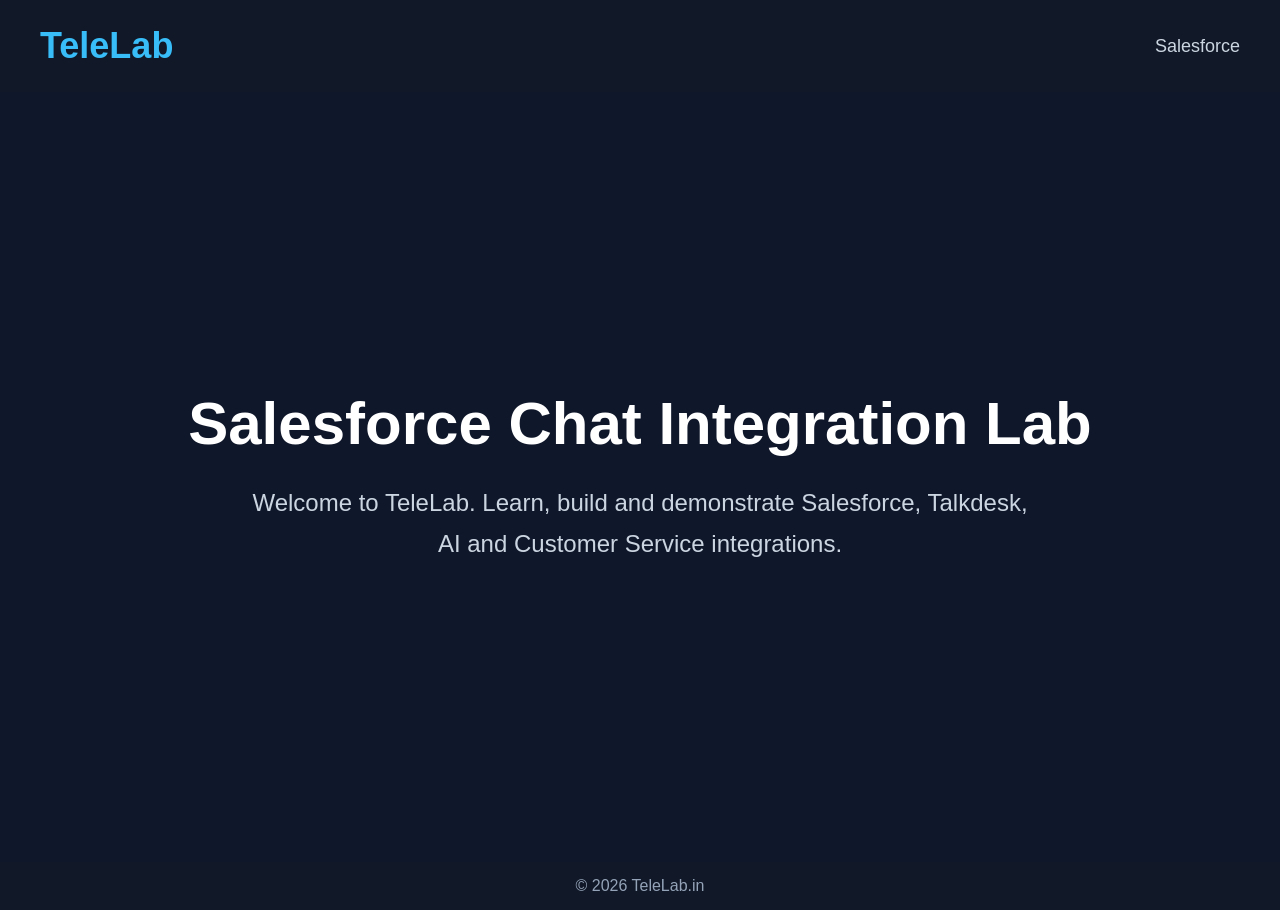
<file: index.html>
<!DOCTYPE html>
<html lang="en">

<head>

    <meta charset="UTF-8">

    <meta name="viewport" content="width=device-width, initial-scale=1.0">

    <title>TeleLab</title>

    <link rel="stylesheet" href="css/style.css">

</head>

<body>

    <!-- ==========================
         Navigation
    ========================== -->

<nav>

    <div class="logo">
        TeleLab
    </div>

    <div class="nav-links">
        <a href="salesforce/web-chat/index.html">Salesforce</a>
    </div>

</nav>

    <!-- ==========================
         Hero Section
    ========================== -->

    <section class="hero">

        <h1>Salesforce Chat Integration Lab</h1>

        <p>
            Welcome to TeleLab.
            Learn, build and demonstrate Salesforce, Talkdesk,
            AI and Customer Service integrations.
        </p>


    </section>

    <!-- ==========================
         Footer
    ========================== -->

    <footer>

        © 2026 TeleLab.in

    </footer>

    <!-- JavaScript -->


<script type="text/javascript">
function initEmbeddedMessaging() {

    try {

        embeddedservice_bootstrap.settings.language = 'en_US';

        embeddedservice_bootstrap.init(
            '00Dbm00000r4Dkv',
            'Customer_Web_Chat',
            'https://orgfarm-224685c77e-dev-ed.develop.my.site.com/ESWCustomerWebChat1785598660035',
            {
                scrt2URL: 'https://orgfarm-224685c77e-dev-ed.develop.my.salesforce-scrt.com'
            }
        );

    } catch (err) {

        console.error('Error loading Embedded Messaging: ', err);

    }

}
</script>

<script
    type="text/javascript"
    src="https://orgfarm-224685c77e-dev-ed.develop.my.site.com/ESWCustomerWebChat1785598660035/assets/js/bootstrap.min.js"
    onload="initEmbeddedMessaging()">
</script>

<script src="js/script.js"></script>

</body>
</html>
</file>
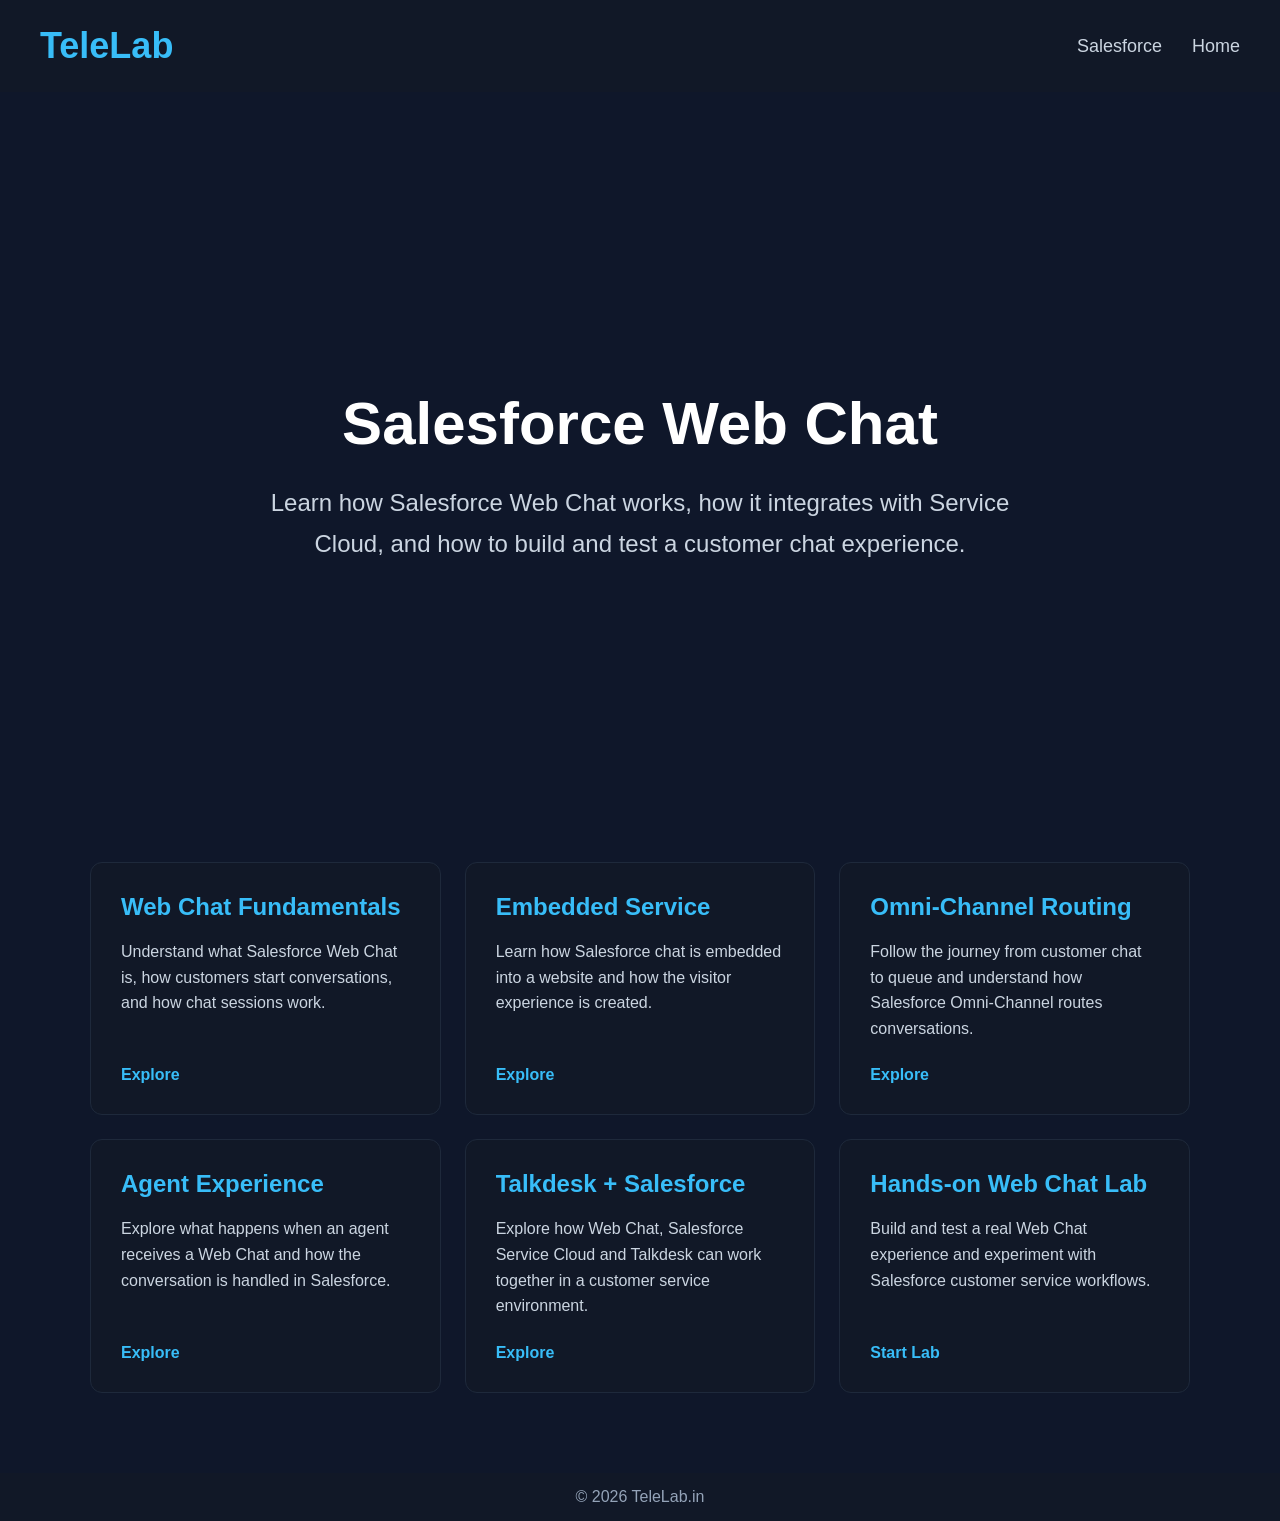
<file: salesforce/index.html>
<!DOCTYPE html>
<html lang="en">

<head>

    <meta charset="UTF-8">

    <meta name="viewport" content="width=device-width, initial-scale=1.0">

    <title>TeleLab - Salesforce Web Chat</title>

    <!-- Main TeleLab stylesheet -->
    <link rel="stylesheet" href="../../css/style.css">

</head>

<body>

    <!-- ==========================
         Navigation
    =========================== -->

    <nav>

        <div class="logo">
            <a href="../../index.html">TeleLab</a>
        </div>

        <div class="nav-links">

            <a href="../index.html">
                Salesforce
            </a>

            <a href="../../index.html">
                Home
            </a>

        </div>

    </nav>


    <!-- ==========================
         Hero Section
    =========================== -->

    <section class="hero">

        <h1>Salesforce Web Chat</h1>

        <p>
            Learn how Salesforce Web Chat works,
            how it integrates with Service Cloud,
            and how to build and test a customer
            chat experience.
        </p>

    </section>


    <!-- ==========================
         Web Chat Topics
    =========================== -->

    <section class="cards">


        <!-- Web Chat Fundamentals -->

        <div class="card">

            <h2>Web Chat Fundamentals</h2>

            <p>
                Understand what Salesforce Web Chat is,
                how customers start conversations,
                and how chat sessions work.
            </p>

            <a href="./web-chat/fundamentals/">
                Explore
            </a>

        </div>


        <!-- Embedded Service -->

        <div class="card">

            <h2>Embedded Service</h2>

            <p>
                Learn how Salesforce chat is embedded
                into a website and how the visitor
                experience is created.
            </p>

            <a href="./web-chat/embedded-service/">
                Explore
            </a>

        </div>


        <!-- Omni-Channel -->

        <div class="card">

            <h2>Omni-Channel Routing</h2>

            <p>
                Follow the journey from customer chat
                to queue and understand how Salesforce
                Omni-Channel routes conversations.
            </p>

            <a href="./web-chat/omni-channel/">
                Explore
            </a>

        </div>


        <!-- Agent Experience -->

        <div class="card">

            <h2>Agent Experience</h2>

            <p>
                Explore what happens when an agent
                receives a Web Chat and how the
                conversation is handled in Salesforce.
            </p>

            <a href="./web-chat/agent/">
                Explore
            </a>

        </div>


        <!-- Talkdesk Integration -->

        <div class="card">

            <h2>Talkdesk + Salesforce</h2>

            <p>
                Explore how Web Chat, Salesforce
                Service Cloud and Talkdesk can work
                together in a customer service
                environment.
            </p>

            <a href="./talkdesk-salesforce/">
                Explore
            </a>

        </div>


        <!-- Hands-on Lab -->

        <div class="card">

            <h2>Hands-on Web Chat Lab</h2>

            <p>
                Build and test a real Web Chat
                experience and experiment with
                Salesforce customer service workflows.
            </p>

            <a href="./web-chat/hands-on/">
                Start Lab
            </a>

        </div>


    </section>


    <!-- ==========================
         Footer
    =========================== -->

    <footer>

        © 2026 TeleLab.in

    </footer>

</body>

</html>
</file>
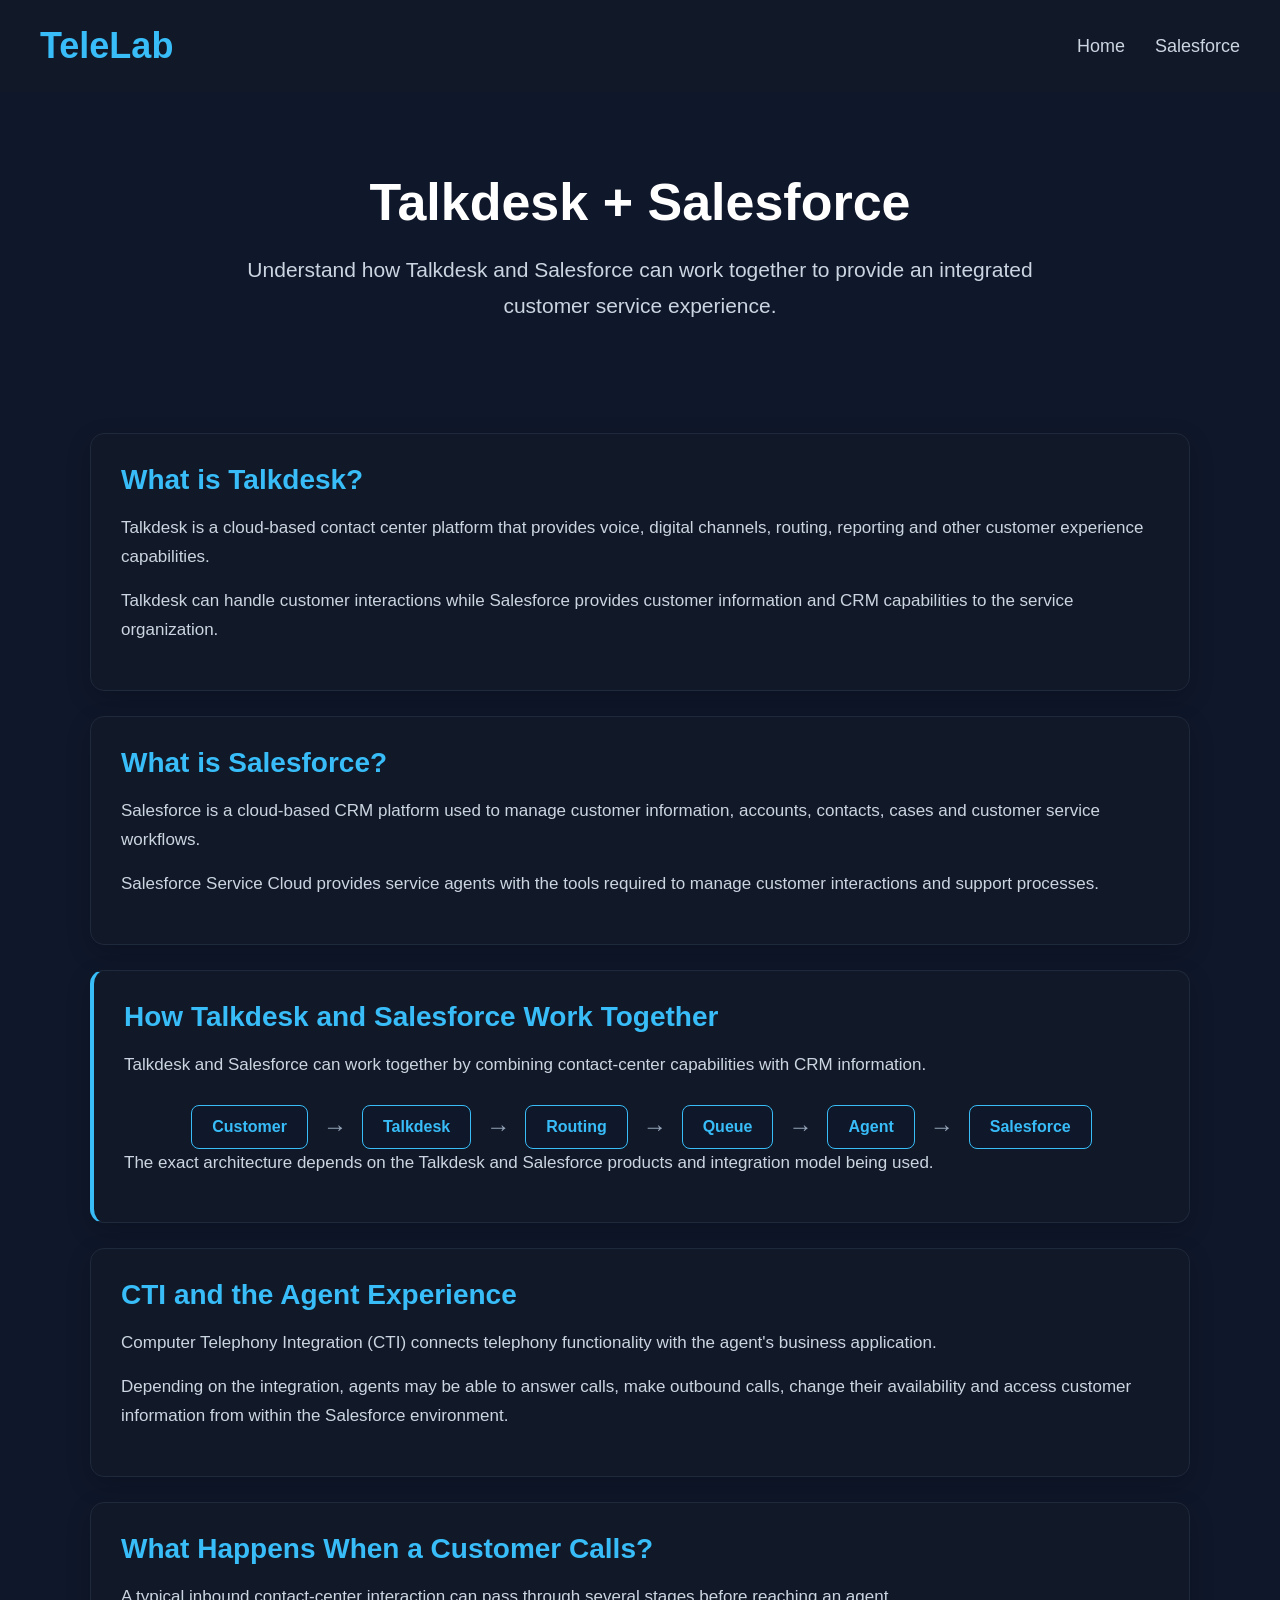
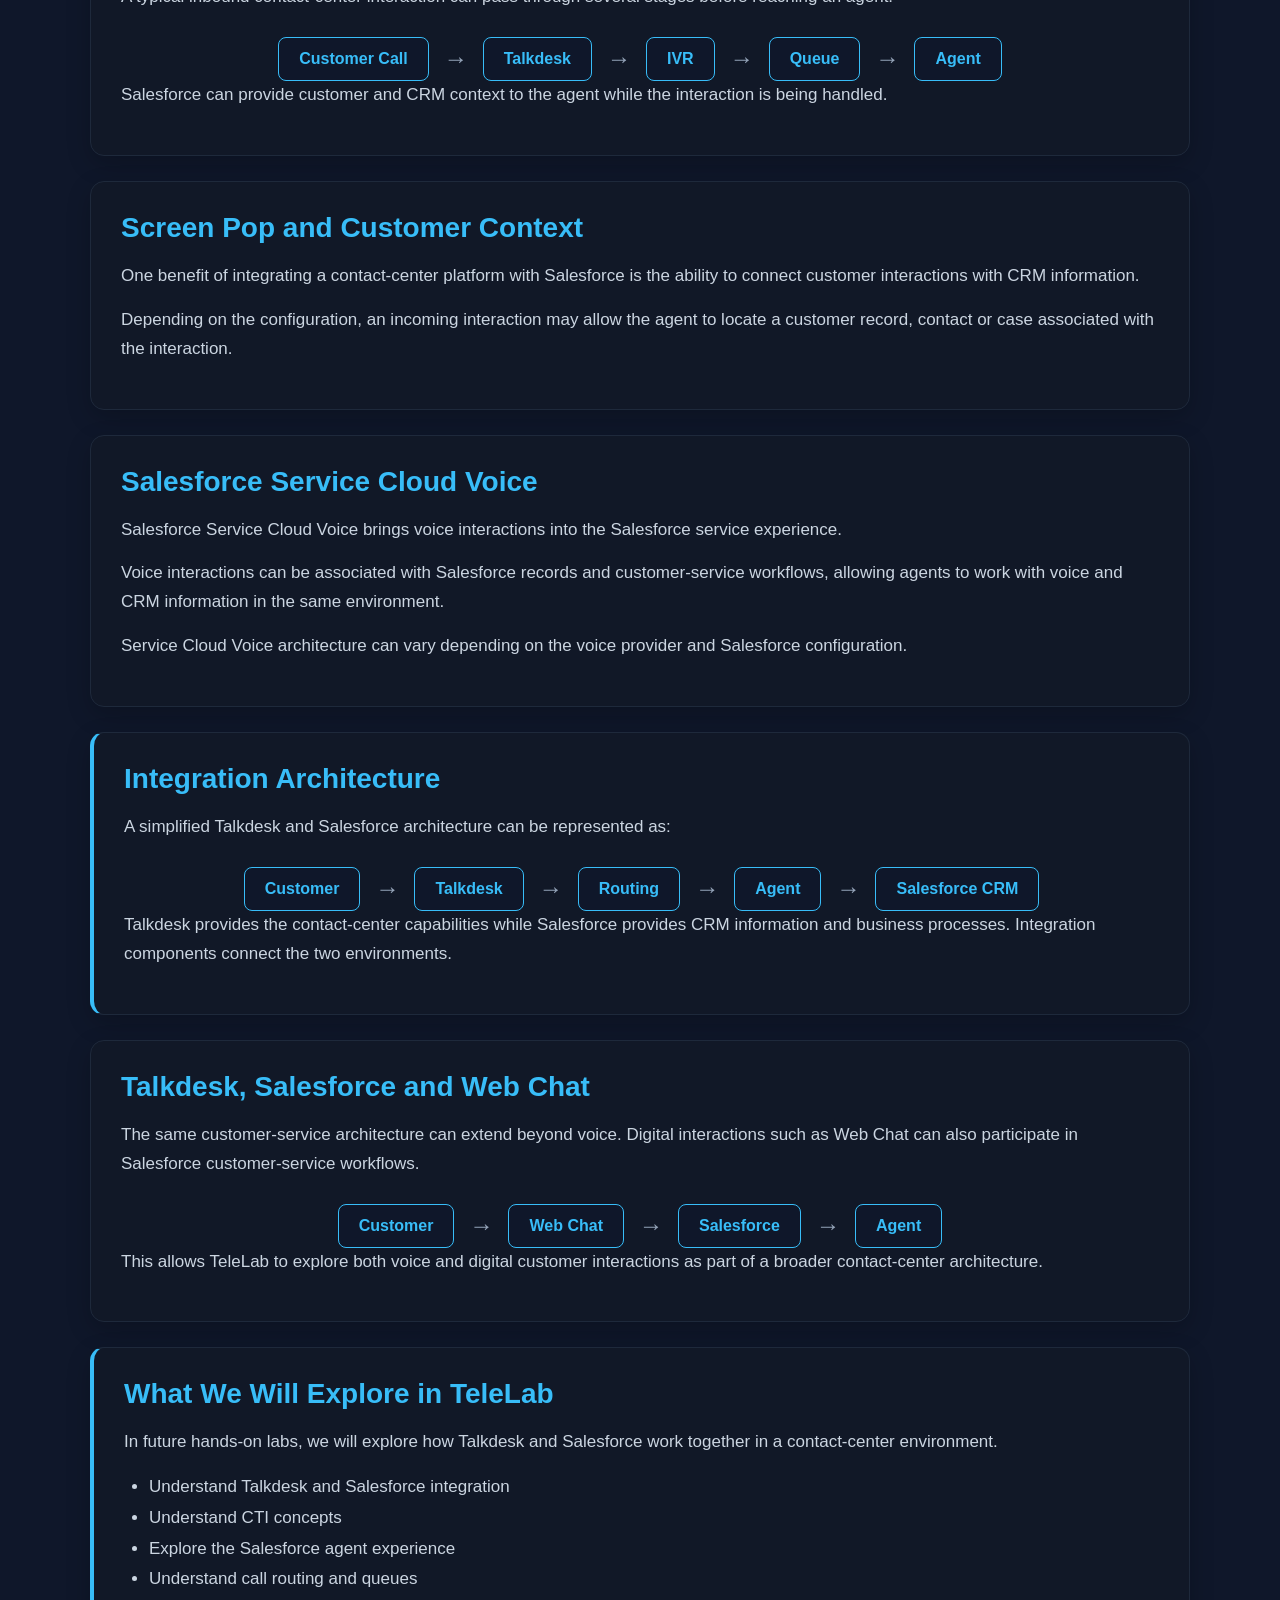
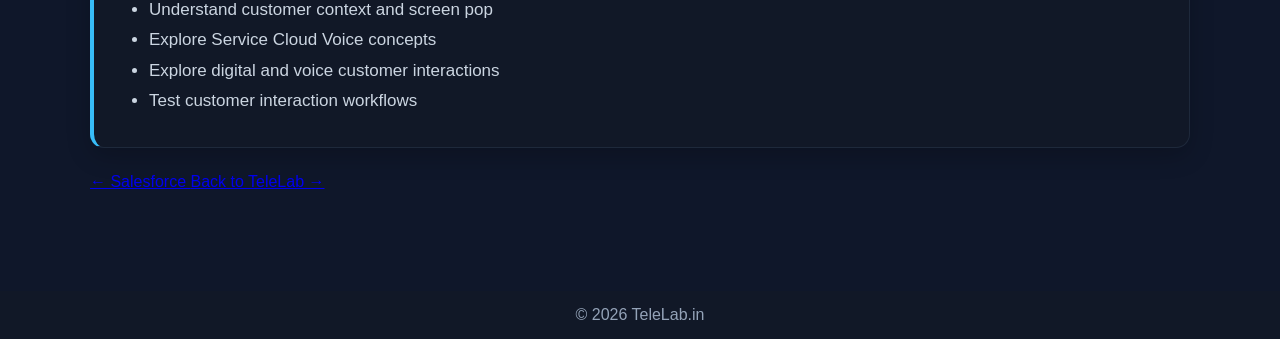
<file: salesforce/talkdesk-salesforce/index.html>
<!DOCTYPE html>

<html lang="en">

<head>

    <meta charset="UTF-8">

    <meta name="viewport" content="width=device-width, initial-scale=1.0">

    <title>Talkdesk + Salesforce - TeleLab</title>

    <link rel="stylesheet" href="../../css/style.css">

</head>

<body>


<!-- =========================
     Navigation
========================== -->

<nav>

    <div class="logo">

        <a href="../../index.html">
            TeleLab
        </a>

    </div>


    <div class="nav-links">

        <a href="../../index.html">
            Home
        </a>

        <a href="../index.html">
            Salesforce
        </a>

    </div>

</nav>


<!-- =========================
     Hero
========================== -->

<section class="salesforce-hero">

    <h1>Talkdesk + Salesforce</h1>

    <p>
        Understand how Talkdesk and Salesforce can work together
        to provide an integrated customer service experience.
    </p>

</section>


<!-- =========================
     Main Content
========================== -->

<main class="content">


    <!-- =========================
         What is Talkdesk?
    ========================== -->

    <section class="content-card">

        <h2>What is Talkdesk?</h2>

        <p>
            Talkdesk is a cloud-based contact center platform that
            provides voice, digital channels, routing, reporting
            and other customer experience capabilities.
        </p>

        <p>
            Talkdesk can handle customer interactions while
            Salesforce provides customer information and CRM
            capabilities to the service organization.
        </p>

    </section>


    <!-- =========================
         What is Salesforce?
    ========================== -->

    <section class="content-card">

        <h2>What is Salesforce?</h2>

        <p>
            Salesforce is a cloud-based CRM platform used to manage
            customer information, accounts, contacts, cases and
            customer service workflows.
        </p>

        <p>
            Salesforce Service Cloud provides service agents with
            the tools required to manage customer interactions and
            support processes.
        </p>

    </section>


    <!-- =========================
         How They Work Together
    ========================== -->

    <section class="content-card highlight">

        <h2>How Talkdesk and Salesforce Work Together</h2>

        <p>
            Talkdesk and Salesforce can work together by combining
            contact-center capabilities with CRM information.
        </p>

        <div class="flow">

            <div>Customer</div>

            <span>→</span>

            <div>Talkdesk</div>

            <span>→</span>

            <div>Routing</div>

            <span>→</span>

            <div>Queue</div>

            <span>→</span>

            <div>Agent</div>

            <span>→</span>

            <div>Salesforce</div>

        </div>

        <p>
            The exact architecture depends on the Talkdesk and
            Salesforce products and integration model being used.
        </p>

    </section>


    <!-- =========================
         CTI
    ========================== -->

    <section class="content-card">

        <h2>CTI and the Agent Experience</h2>

        <p>
            Computer Telephony Integration (CTI) connects telephony
            functionality with the agent's business application.
        </p>

        <p>
            Depending on the integration, agents may be able to
            answer calls, make outbound calls, change their
            availability and access customer information from
            within the Salesforce environment.
        </p>

    </section>


    <!-- =========================
         Incoming Call
    ========================== -->

    <section class="content-card">

        <h2>What Happens When a Customer Calls?</h2>

        <p>
            A typical inbound contact-center interaction can pass
            through several stages before reaching an agent.
        </p>

        <div class="flow">

            <div>Customer Call</div>

            <span>→</span>

            <div>Talkdesk</div>

            <span>→</span>

            <div>IVR</div>

            <span>→</span>

            <div>Queue</div>

            <span>→</span>

            <div>Agent</div>

        </div>

        <p>
            Salesforce can provide customer and CRM context to the
            agent while the interaction is being handled.
        </p>

    </section>


    <!-- =========================
         Screen Pop
    ========================== -->

    <section class="content-card">

        <h2>Screen Pop and Customer Context</h2>

        <p>
            One benefit of integrating a contact-center platform
            with Salesforce is the ability to connect customer
            interactions with CRM information.
        </p>

        <p>
            Depending on the configuration, an incoming interaction
            may allow the agent to locate a customer record, contact
            or case associated with the interaction.
        </p>

    </section>


    <!-- =========================
         Salesforce Service Cloud Voice
    ========================== -->

    <section class="content-card">

        <h2>Salesforce Service Cloud Voice</h2>

        <p>
            Salesforce Service Cloud Voice brings voice interactions
            into the Salesforce service experience.
        </p>

        <p>
            Voice interactions can be associated with Salesforce
            records and customer-service workflows, allowing agents
            to work with voice and CRM information in the same
            environment.
        </p>

        <p>
            Service Cloud Voice architecture can vary depending on
            the voice provider and Salesforce configuration.
        </p>

    </section>


    <!-- =========================
         Integration Architecture
    ========================== -->

    <section class="content-card highlight">

        <h2>Integration Architecture</h2>

        <p>
            A simplified Talkdesk and Salesforce architecture can
            be represented as:
        </p>

        <div class="flow">

            <div>Customer</div>

            <span>→</span>

            <div>Talkdesk</div>

            <span>→</span>

            <div>Routing</div>

            <span>→</span>

            <div>Agent</div>

            <span>→</span>

            <div>Salesforce CRM</div>

        </div>

        <p>
            Talkdesk provides the contact-center capabilities while
            Salesforce provides CRM information and business
            processes. Integration components connect the two
            environments.
        </p>

    </section>


    <!-- =========================
         Web Chat Connection
    ========================== -->

    <section class="content-card">

        <h2>Talkdesk, Salesforce and Web Chat</h2>

        <p>
            The same customer-service architecture can extend beyond
            voice. Digital interactions such as Web Chat can also
            participate in Salesforce customer-service workflows.
        </p>

        <div class="flow">

            <div>Customer</div>

            <span>→</span>

            <div>Web Chat</div>

            <span>→</span>

            <div>Salesforce</div>

            <span>→</span>

            <div>Agent</div>

        </div>

        <p>
            This allows TeleLab to explore both voice and digital
            customer interactions as part of a broader contact-center
            architecture.
        </p>

    </section>


    <!-- =========================
         TeleLab Hands-on
    ========================== -->

    <section class="content-card highlight">

        <h2>What We Will Explore in TeleLab</h2>

        <p>
            In future hands-on labs, we will explore how Talkdesk
            and Salesforce work together in a contact-center
            environment.
        </p>

        <ul>

            <li>
                Understand Talkdesk and Salesforce integration
            </li>

            <li>
                Understand CTI concepts
            </li>

            <li>
                Explore the Salesforce agent experience
            </li>

            <li>
                Understand call routing and queues
            </li>

            <li>
                Understand customer context and screen pop
            </li>

            <li>
                Explore Service Cloud Voice concepts
            </li>

            <li>
                Explore digital and voice customer interactions
            </li>

            <li>
                Test customer interaction workflows
            </li>

        </ul>

    </section>


    <!-- =========================
         Page Navigation
    ========================== -->

    <section class="page-navigation">

        <a href="../index.html">

            ← Salesforce

        </a>

        <a href="../../index.html">

            Back to TeleLab →

        </a>

    </section>


</main>


<!-- =========================
     Footer
========================== -->

<footer>

    © 2026 TeleLab.in

</footer>


</body>

</html>
</file>
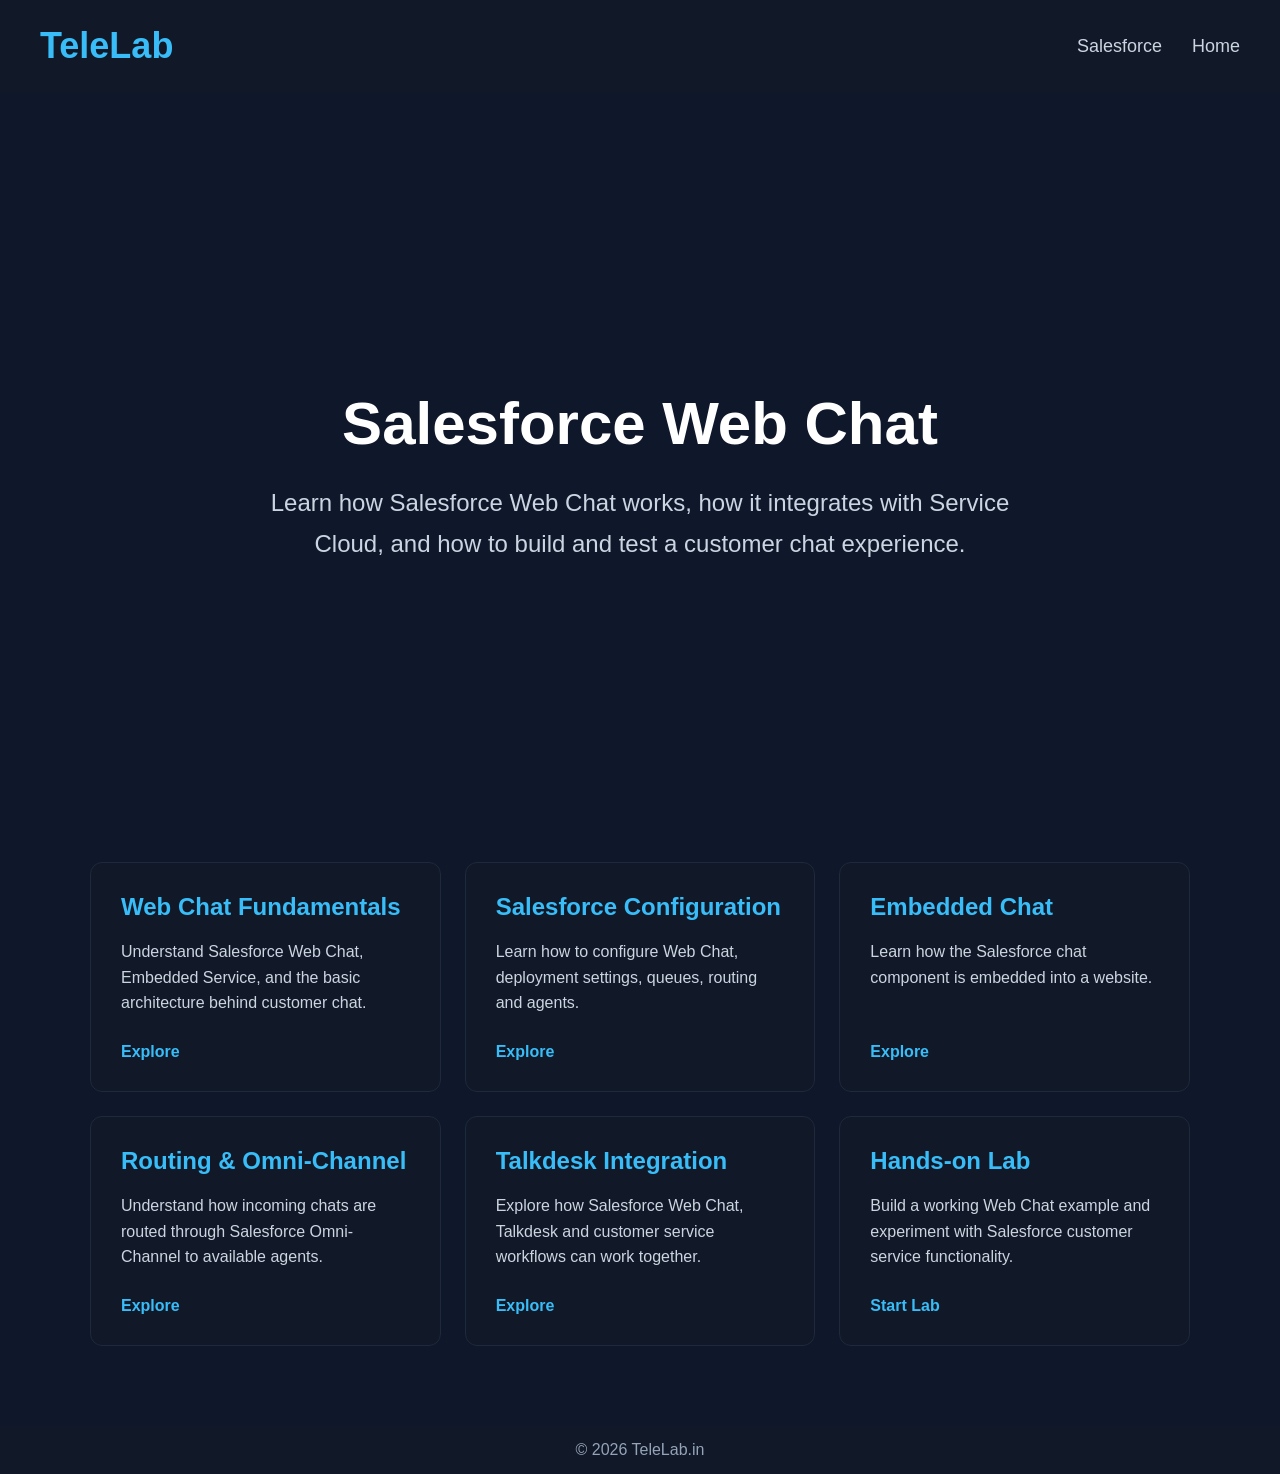
<file: salesforce/web-chat/index.html>
<!DOCTYPE html>
<html lang="en">

<head>

    <meta charset="UTF-8">

    <meta name="viewport" content="width=device-width, initial-scale=1.0">

    <title>TeleLab - Web Chat</title>

    <!-- Main TeleLab stylesheet -->
    <link rel="stylesheet" href="../../css/style.css">

</head>

<body>

    <!-- ==========================
         Navigation
    =========================== -->

    <nav>

        <div class="logo">
            <a href="../index.html">TeleLab</a>
        </div>

        <div class="nav-links">

            <a href="../index.html">
                Salesforce
            </a>

            <a href="../../index.html">
                Home
            </a>

        </div>

    </nav>


    <!-- ==========================
         Hero Section
    =========================== -->

    <section class="hero">

        <h1>Salesforce Web Chat</h1>

        <p>
            Learn how Salesforce Web Chat works,
            how it integrates with Service Cloud,
            and how to build and test a customer
            chat experience.
        </p>

    </section>


    <!-- ==========================
         Web Chat Topics
    =========================== -->

    <section class="cards">

        <div class="card">

            <h2>Web Chat Fundamentals</h2>

            <p>
                Understand Salesforce Web Chat,
                Embedded Service, and the basic
                architecture behind customer chat.
            </p>

            <a href="./fundamentals/index.html">
                Explore
            </a>

        </div>


        <div class="card">

            <h2>Salesforce Configuration</h2>

            <p>
                Learn how to configure Web Chat,
                deployment settings, queues,
                routing and agents.
            </p>

            <a href="./configuration/index.html">
                Explore
            </a>

        </div>


        <div class="card">

            <h2>Embedded Chat</h2>

            <p>
                Learn how the Salesforce chat
                component is embedded into a
                website.
            </p>

            <a href="./embedded-service/index.html">
                Explore
            </a>

        </div>


        <div class="card">

            <h2>Routing & Omni-Channel</h2>

            <p>
                Understand how incoming chats are
                routed through Salesforce Omni-Channel
                to available agents.
            </p>

            <a href="./omni-channel/index.html">
                Explore
            </a>

        </div>


        <div class="card">

            <h2>Talkdesk Integration</h2>

            <p>
                Explore how Salesforce Web Chat,
                Talkdesk and customer service
                workflows can work together.
            </p>

            <a href="../talkdesk-salesforce/index.html">
                Explore
            </a>

        </div>


        <div class="card">

            <h2>Hands-on Lab</h2>

            <p>
                Build a working Web Chat example
                and experiment with Salesforce
                customer service functionality.
            </p>

            <a href="./hands-on/index.html">
                Start Lab
            </a>

        </div>

    </section>


    <!-- ==========================
         Footer
    =========================== -->

    <footer>

        © 2026 TeleLab.in

    </footer>

    <script type='text/javascript'>
	function initEmbeddedMessaging() {
		try {
			embeddedservice_bootstrap.settings.language = 'en_US'; // For example, enter 'en' or 'en-US'

			embeddedservice_bootstrap.init(
				'00Dbm00000r4Dkv',
				'Customer_Web_Chat',
				'https://orgfarm-224685c77e-dev-ed.develop.my.site.com/ESWCustomerWebChat1785598660035',
				{
					scrt2URL: 'https://orgfarm-224685c77e-dev-ed.develop.my.salesforce-scrt.com'
				}
			);
		} catch (err) {
			console.error('Error loading Embedded Messaging: ', err);
		}
	};
</script>
<script type='text/javascript' src='https://orgfarm-224685c77e-dev-ed.develop.my.site.com/ESWCustomerWebChat1785598660035/assets/js/bootstrap.min.js' onload='initEmbeddedMessaging()'></script>


</body>

</html>
</file>
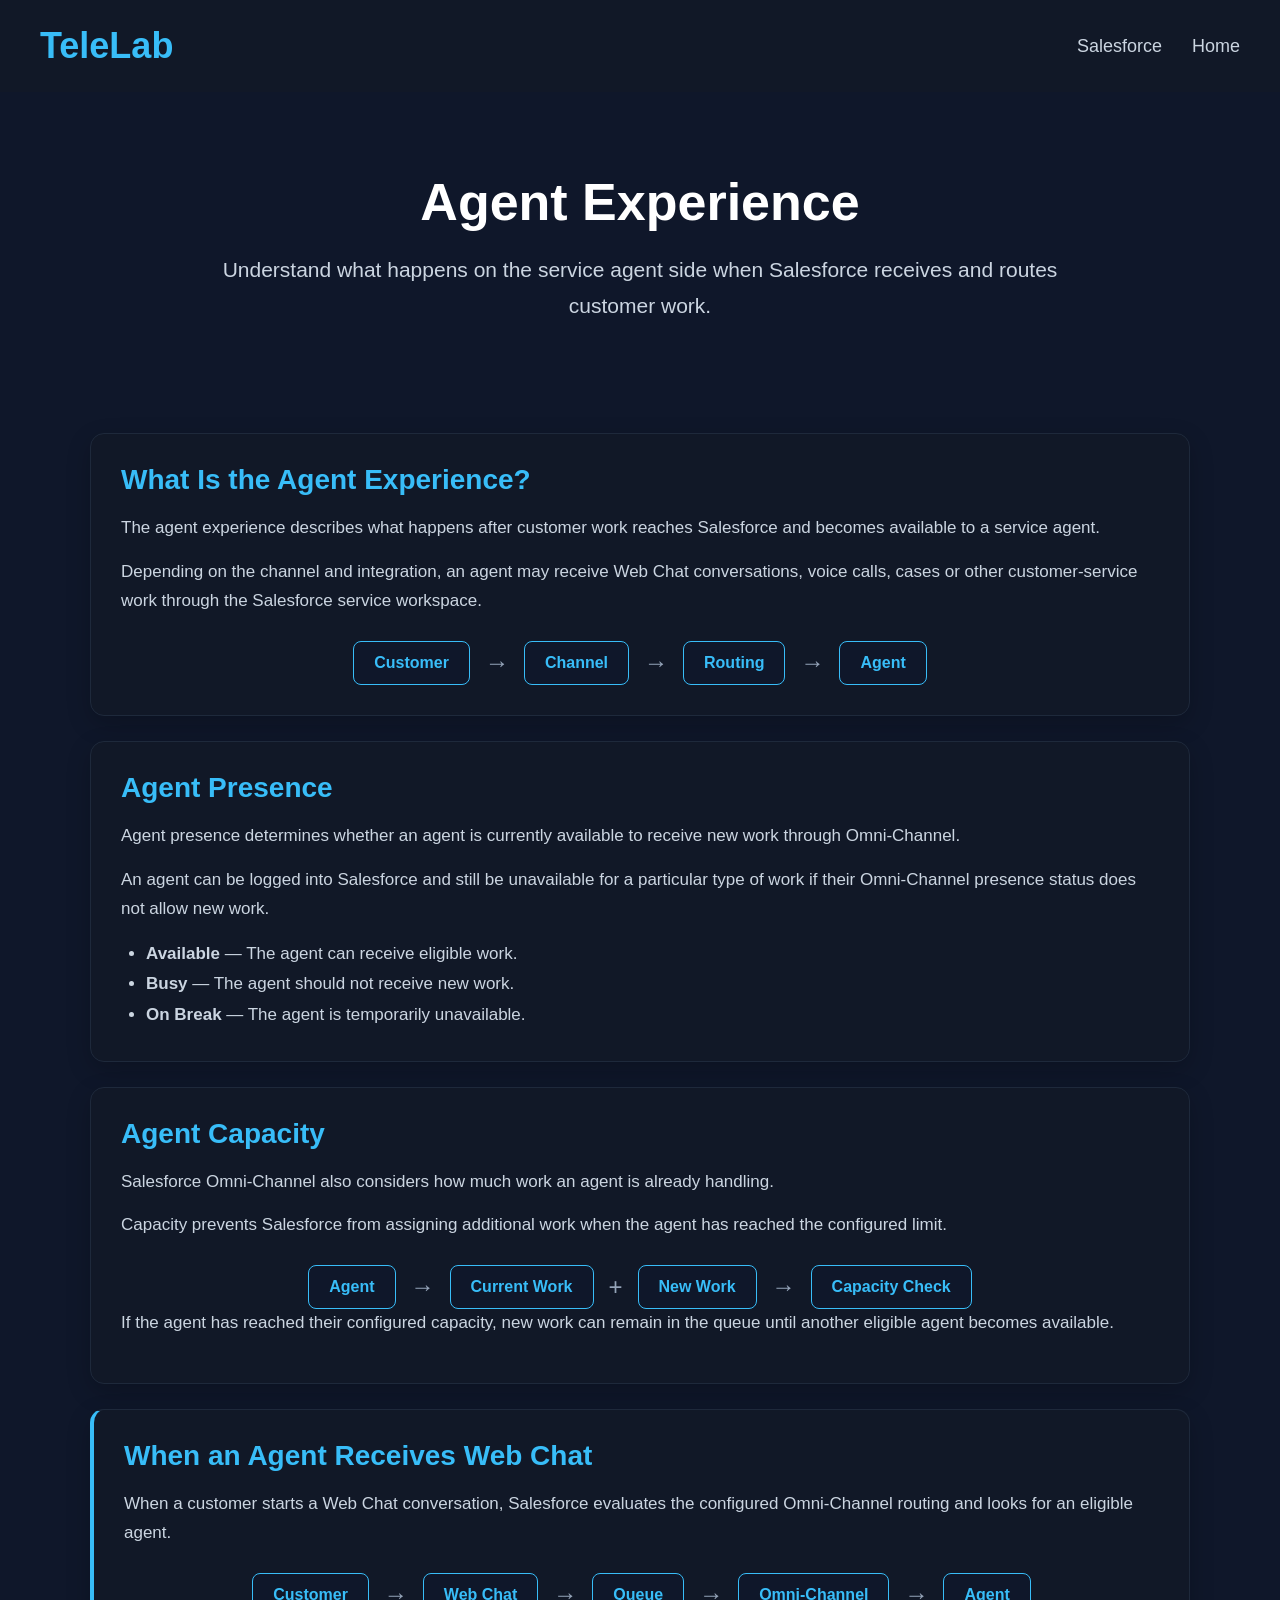
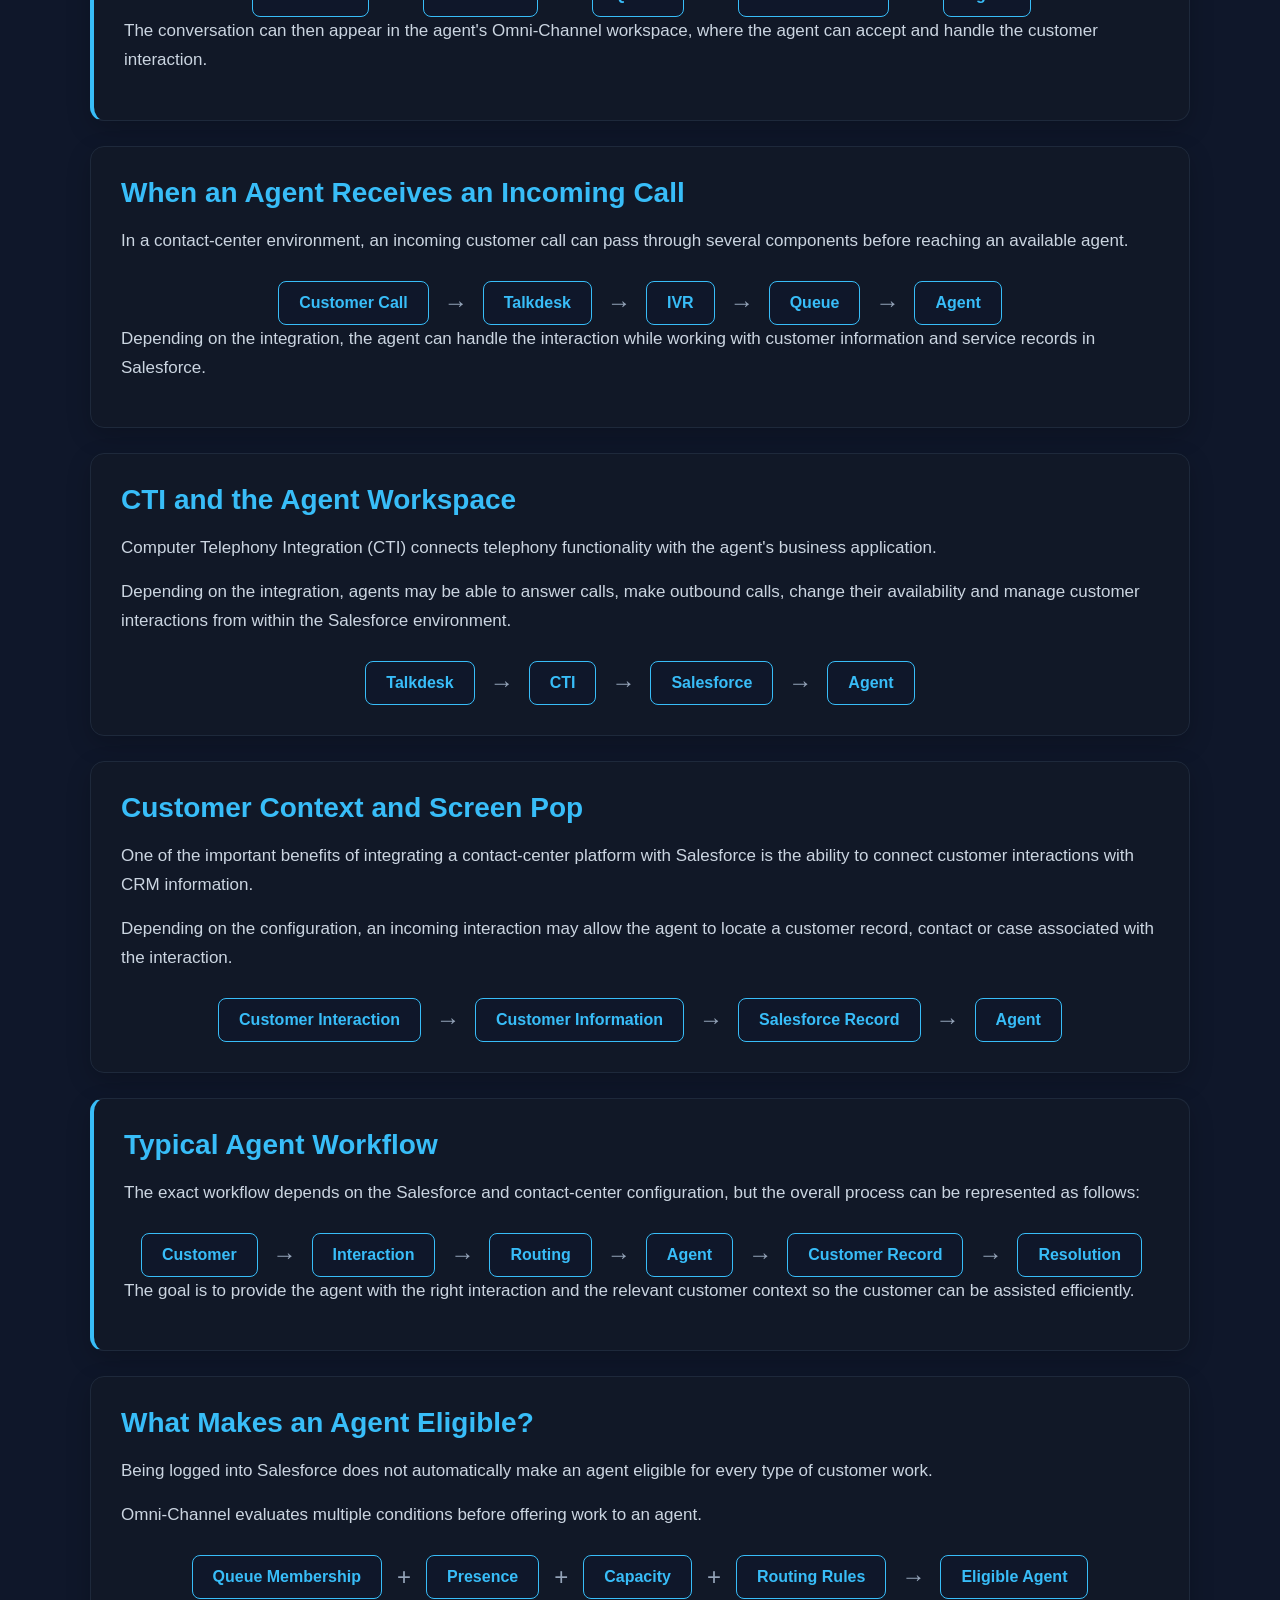
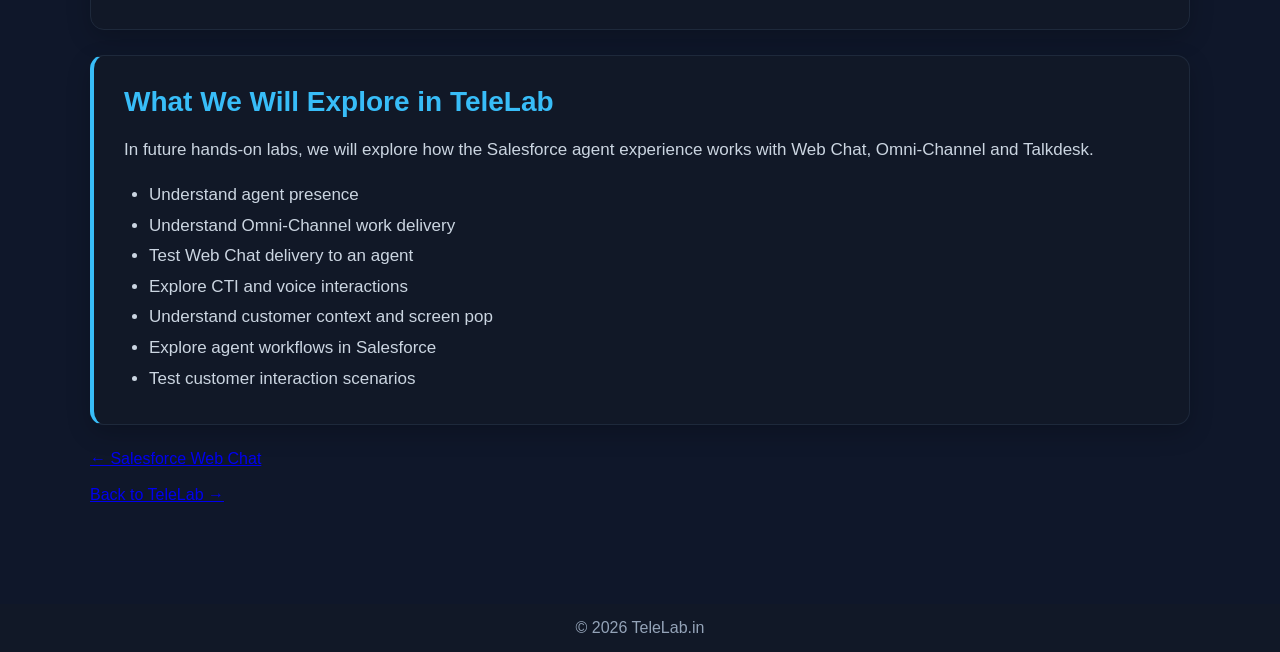
<file: salesforce/web-chat/agent/index.html>
<!DOCTYPE html>
<html lang="en">

<head>

    <meta charset="UTF-8">

    <meta name="viewport" content="width=device-width, initial-scale=1.0">

    <title>TeleLab - Agent Experience</title>

    <!-- Main TeleLab stylesheet -->
    <link rel="stylesheet" href="../../../css/style.css">

</head>

<body>

    <!-- =========================
         Navigation
    ========================== -->

    <nav>

        <div class="logo">

            <a href="../../../index.html">
                TeleLab
            </a>

        </div>

        <div class="nav-links">

            <a href="../../index.html">
                Salesforce
            </a>

            <a href="../../../index.html">
                Home
            </a>

        </div>

    </nav>


    <!-- =========================
         Hero
    ========================== -->

    <section class="salesforce-hero">

        <h1>Agent Experience</h1>

        <p>
            Understand what happens on the service agent side
            when Salesforce receives and routes customer work.
        </p>

    </section>


    <!-- =========================
         Main Content
    ========================== -->

    <main class="content">


        <!-- =========================
             What Is Agent Experience?
        ========================== -->

        <section class="content-card">

            <h2>What Is the Agent Experience?</h2>

            <p>
                The agent experience describes what happens after
                customer work reaches Salesforce and becomes available
                to a service agent.
            </p>

            <p>
                Depending on the channel and integration, an agent may
                receive Web Chat conversations, voice calls, cases or
                other customer-service work through the Salesforce
                service workspace.
            </p>

            <div class="flow">

                <div>Customer</div>

                <span>→</span>

                <div>Channel</div>

                <span>→</span>

                <div>Routing</div>

                <span>→</span>

                <div>Agent</div>

            </div>

        </section>


        <!-- =========================
             Agent Presence
        ========================== -->

        <section class="content-card">

            <h2>Agent Presence</h2>

            <p>
                Agent presence determines whether an agent is currently
                available to receive new work through Omni-Channel.
            </p>

            <p>
                An agent can be logged into Salesforce and still be
                unavailable for a particular type of work if their
                Omni-Channel presence status does not allow new work.
            </p>

            <ul>

                <li>
                    <strong>Available</strong> — The agent can receive eligible work.
                </li>

                <li>
                    <strong>Busy</strong> — The agent should not receive new work.
                </li>

                <li>
                    <strong>On Break</strong> — The agent is temporarily unavailable.
                </li>

            </ul>

        </section>


        <!-- =========================
             Agent Capacity
        ========================== -->

        <section class="content-card">

            <h2>Agent Capacity</h2>

            <p>
                Salesforce Omni-Channel also considers how much work
                an agent is already handling.
            </p>

            <p>
                Capacity prevents Salesforce from assigning additional
                work when the agent has reached the configured limit.
            </p>

            <div class="flow">

                <div>Agent</div>

                <span>→</span>

                <div>Current Work</div>

                <span>+</span>

                <div>New Work</div>

                <span>→</span>

                <div>Capacity Check</div>

            </div>

            <p>
                If the agent has reached their configured capacity,
                new work can remain in the queue until another eligible
                agent becomes available.
            </p>

        </section>


        <!-- =========================
             Web Chat
        ========================== -->

        <section class="content-card highlight">

            <h2>When an Agent Receives Web Chat</h2>

            <p>
                When a customer starts a Web Chat conversation,
                Salesforce evaluates the configured Omni-Channel
                routing and looks for an eligible agent.
            </p>

            <div class="flow">

                <div>Customer</div>

                <span>→</span>

                <div>Web Chat</div>

                <span>→</span>

                <div>Queue</div>

                <span>→</span>

                <div>Omni-Channel</div>

                <span>→</span>

                <div>Agent</div>

            </div>

            <p>
                The conversation can then appear in the agent's
                Omni-Channel workspace, where the agent can accept
                and handle the customer interaction.
            </p>

        </section>


        <!-- =========================
             Incoming Call
        ========================== -->

        <section class="content-card">

            <h2>When an Agent Receives an Incoming Call</h2>

            <p>
                In a contact-center environment, an incoming customer
                call can pass through several components before reaching
                an available agent.
            </p>

            <div class="flow">

                <div>Customer Call</div>

                <span>→</span>

                <div>Talkdesk</div>

                <span>→</span>

                <div>IVR</div>

                <span>→</span>

                <div>Queue</div>

                <span>→</span>

                <div>Agent</div>

            </div>

            <p>
                Depending on the integration, the agent can handle
                the interaction while working with customer information
                and service records in Salesforce.
            </p>

        </section>


        <!-- =========================
             CTI
        ========================== -->

        <section class="content-card">

            <h2>CTI and the Agent Workspace</h2>

            <p>
                Computer Telephony Integration (CTI) connects
                telephony functionality with the agent's business
                application.
            </p>

            <p>
                Depending on the integration, agents may be able to
                answer calls, make outbound calls, change their
                availability and manage customer interactions from
                within the Salesforce environment.
            </p>

            <div class="flow">

                <div>Talkdesk</div>

                <span>→</span>

                <div>CTI</div>

                <span>→</span>

                <div>Salesforce</div>

                <span>→</span>

                <div>Agent</div>

            </div>

        </section>


        <!-- =========================
             Customer Context
        ========================== -->

        <section class="content-card">

            <h2>Customer Context and Screen Pop</h2>

            <p>
                One of the important benefits of integrating a
                contact-center platform with Salesforce is the ability
                to connect customer interactions with CRM information.
            </p>

            <p>
                Depending on the configuration, an incoming interaction
                may allow the agent to locate a customer record,
                contact or case associated with the interaction.
            </p>

            <div class="flow">

                <div>Customer Interaction</div>

                <span>→</span>

                <div>Customer Information</div>

                <span>→</span>

                <div>Salesforce Record</div>

                <span>→</span>

                <div>Agent</div>

            </div>

        </section>


        <!-- =========================
             Agent Workflow
        ========================== -->

        <section class="content-card highlight">

            <h2>Typical Agent Workflow</h2>

            <p>
                The exact workflow depends on the Salesforce and
                contact-center configuration, but the overall process
                can be represented as follows:
            </p>

            <div class="flow">

                <div>Customer</div>

                <span>→</span>

                <div>Interaction</div>

                <span>→</span>

                <div>Routing</div>

                <span>→</span>

                <div>Agent</div>

                <span>→</span>

                <div>Customer Record</div>

                <span>→</span>

                <div>Resolution</div>

            </div>

            <p>
                The goal is to provide the agent with the right
                interaction and the relevant customer context so the
                customer can be assisted efficiently.
            </p>

        </section>


        <!-- =========================
             Omni-Channel Eligibility
        ========================== -->

        <section class="content-card">

            <h2>What Makes an Agent Eligible?</h2>

            <p>
                Being logged into Salesforce does not automatically
                make an agent eligible for every type of customer work.
            </p>

            <p>
                Omni-Channel evaluates multiple conditions before
                offering work to an agent.
            </p>

            <div class="flow">

                <div>Queue Membership</div>

                <span>+</span>

                <div>Presence</div>

                <span>+</span>

                <div>Capacity</div>

                <span>+</span>

                <div>Routing Rules</div>

                <span>→</span>

                <div>Eligible Agent</div>

            </div>

        </section>


        <!-- =========================
             What We Will Explore
        ========================== -->

        <section class="content-card highlight">

            <h2>What We Will Explore in TeleLab</h2>

            <p>
                In future hands-on labs, we will explore how the
                Salesforce agent experience works with Web Chat,
                Omni-Channel and Talkdesk.
            </p>

            <ul>

                <li>
                    Understand agent presence
                </li>

                <li>
                    Understand Omni-Channel work delivery
                </li>

                <li>
                    Test Web Chat delivery to an agent
                </li>

                <li>
                    Explore CTI and voice interactions
                </li>

                <li>
                    Understand customer context and screen pop
                </li>

                <li>
                    Explore agent workflows in Salesforce
                </li>

                <li>
                    Test customer interaction scenarios
                </li>

            </ul>

        </section>


        <!-- =========================
             Page Navigation
        ========================== -->

        <section class="page-navigation">

            <a href="../index.html">
                ← Salesforce Web Chat
            </a>

            <br><br>

            <a href="../../../index.html">
                Back to TeleLab →
            </a>

        </section>


    </main>


    <!-- =========================
         Footer
    ========================== -->

    <footer>

        © 2026 TeleLab.in

    </footer>


</body>

</html>
</file>
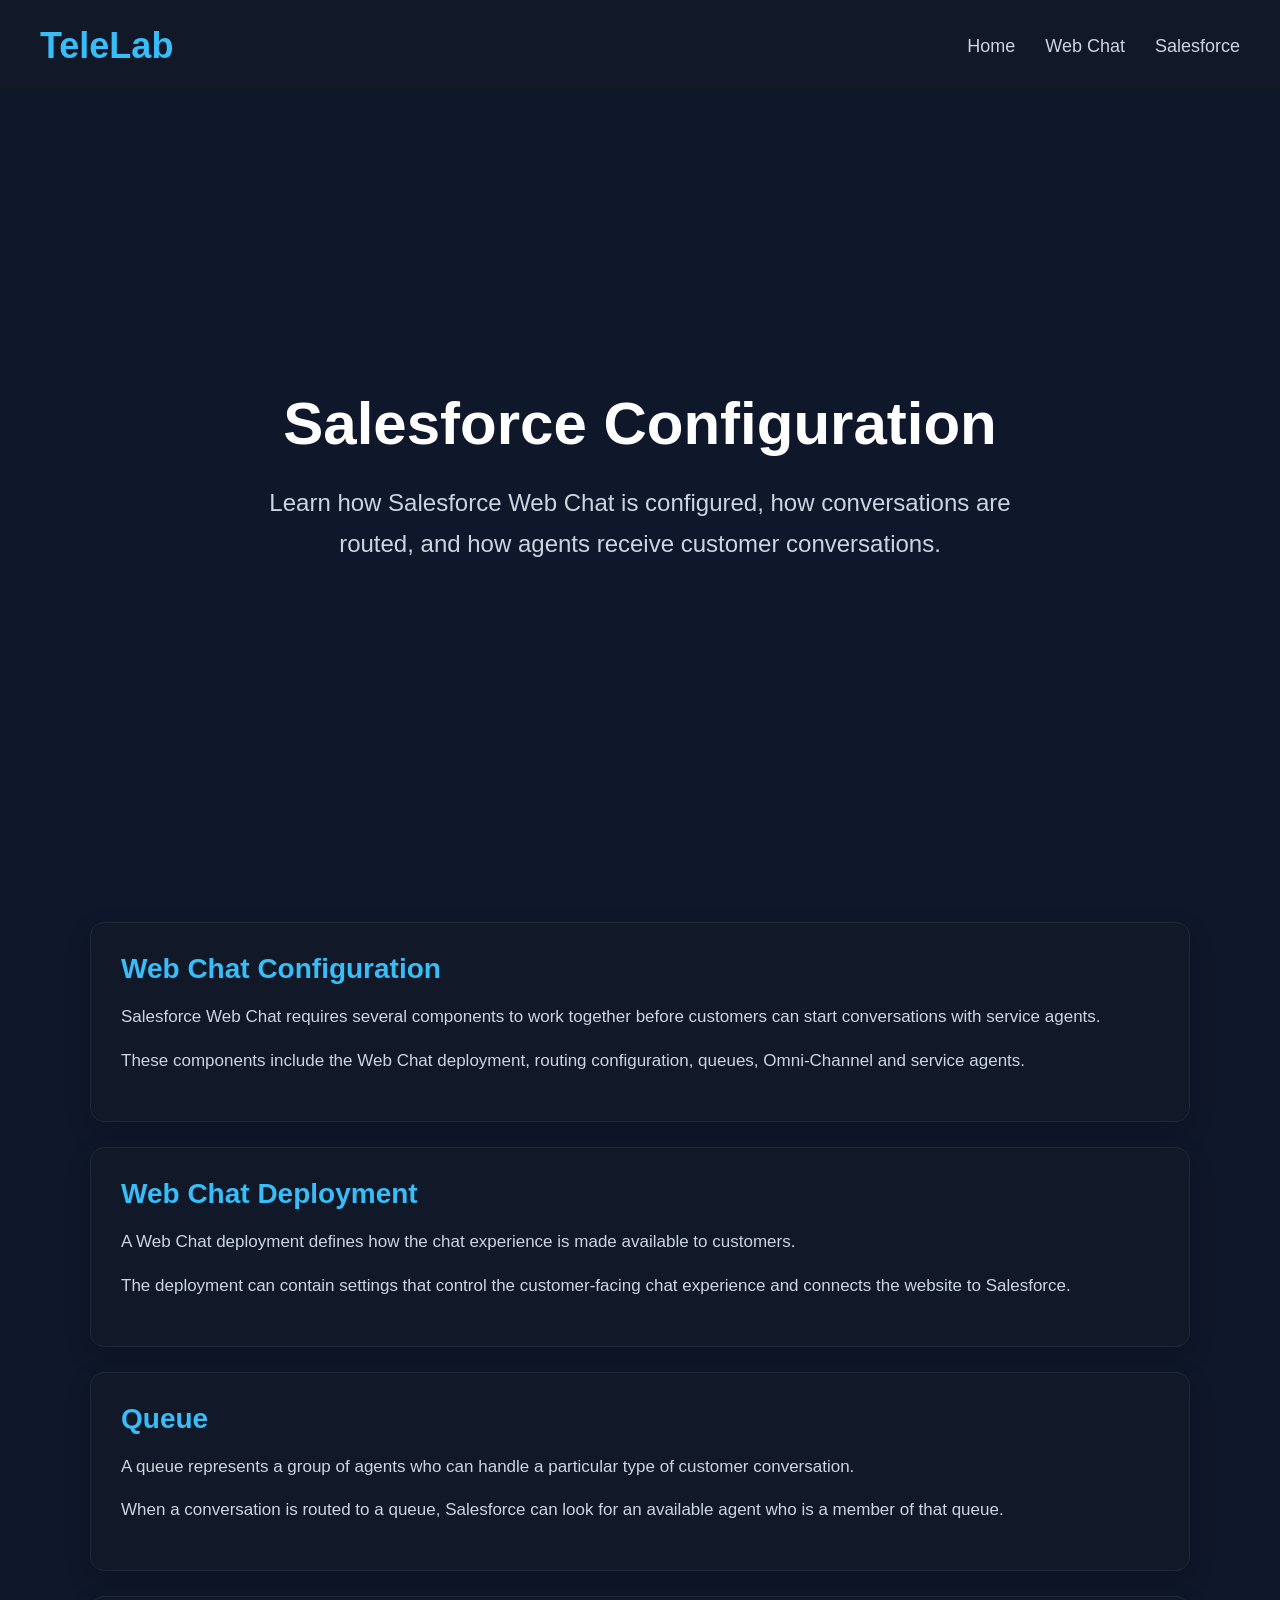
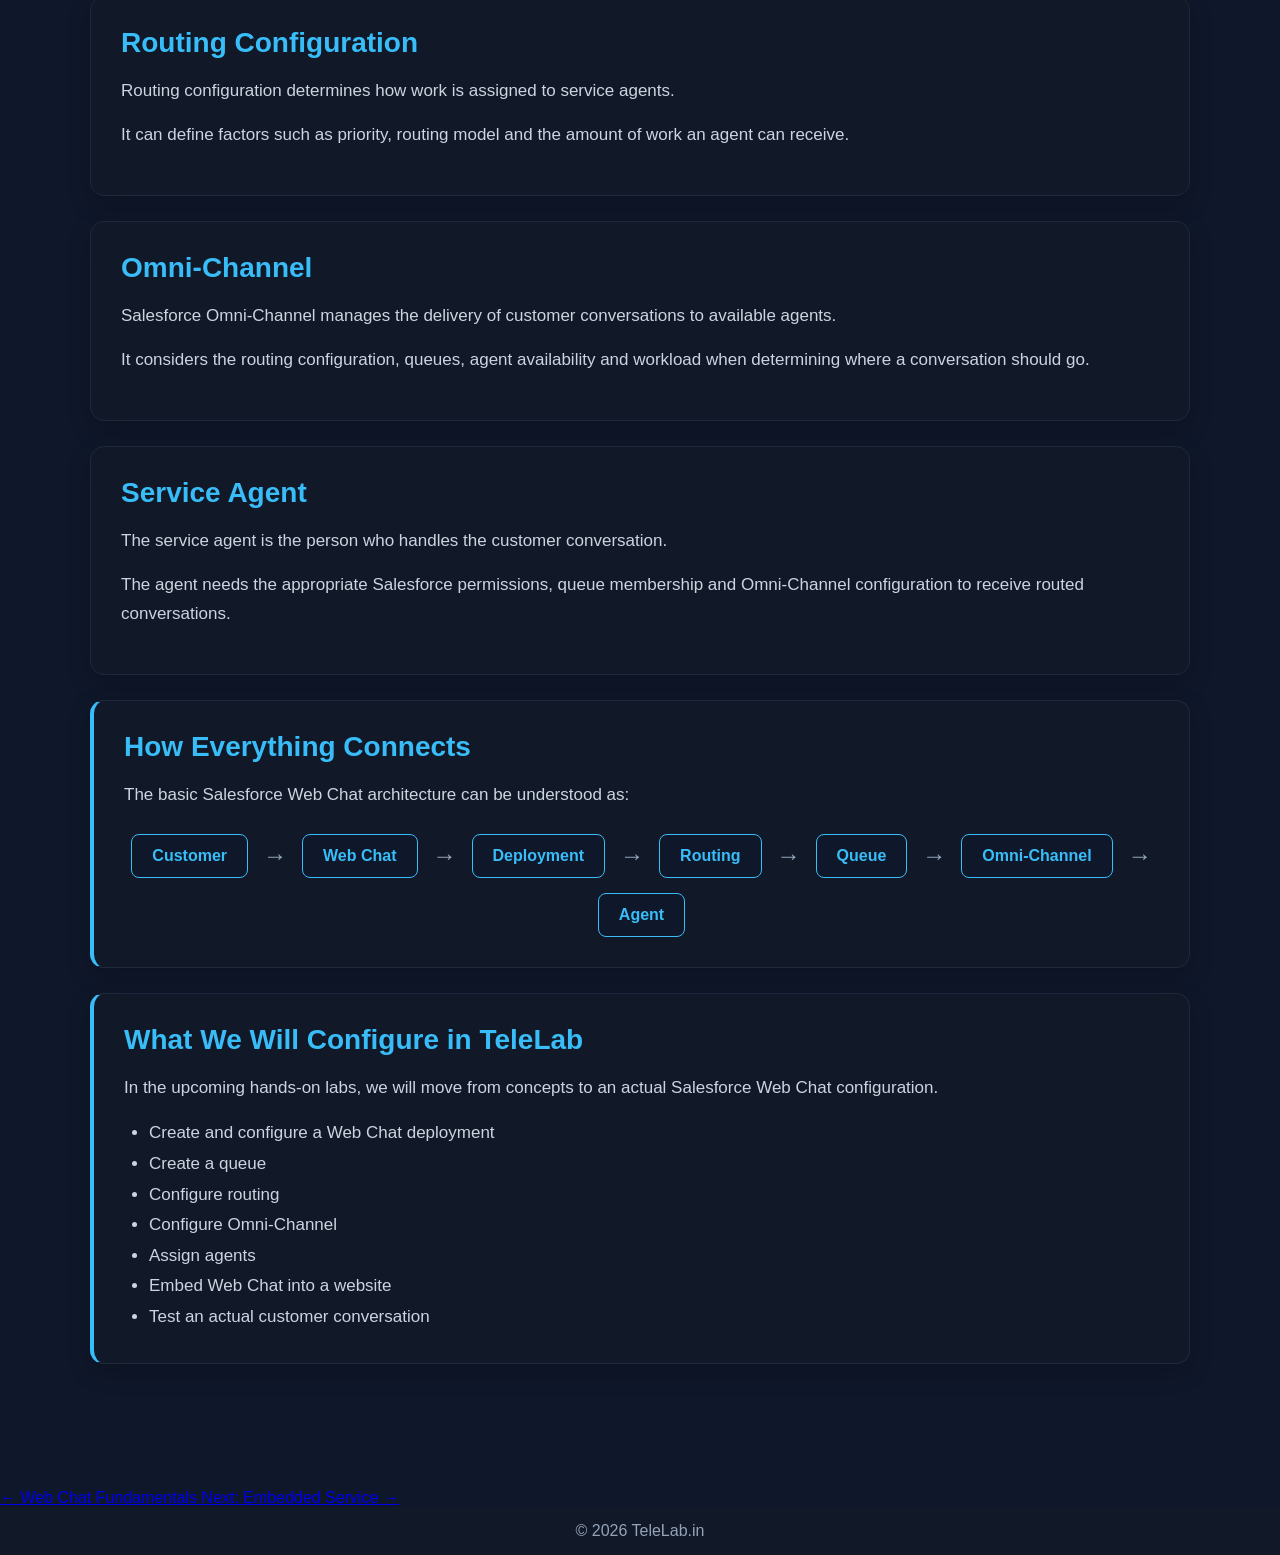
<file: salesforce/web-chat/configuration/index.html>
<!DOCTYPE html>

<html lang="en">

<head>

    <meta charset="UTF-8">

    <meta name="viewport" content="width=device-width, initial-scale=1.0">

    <title>Salesforce Configuration - TeleLab</title>

    <link rel="stylesheet" href="../../../css/style.css">

</head>

<body>


<!-- ==========================
     Navigation
========================== -->

<nav>

    <div class="logo">

        <a href="../../../index.html">
            TeleLab
        </a>

    </div>


    <div class="nav-links">

        <a href="../../../index.html">
            Home
        </a>

        <a href="../index.html">
            Web Chat
        </a>

        <a href="../../../salesforce/index.html">
            Salesforce
        </a>

    </div>

</nav>


<!-- ==========================
     Page Header
========================== -->

<section class="hero">

    <h1>Salesforce Configuration</h1>

    <p>
        Learn how Salesforce Web Chat is configured,
        how conversations are routed, and how agents
        receive customer conversations.
    </p>

</section>


<!-- ==========================
     Main Content
========================== -->

<section class="content">


    <div class="content-card">

        <h2>Web Chat Configuration</h2>

        <p>
            Salesforce Web Chat requires several components
            to work together before customers can start
            conversations with service agents.
        </p>

        <p>
            These components include the Web Chat deployment,
            routing configuration, queues, Omni-Channel and
            service agents.
        </p>

    </div>


    <div class="content-card">

        <h2>Web Chat Deployment</h2>

        <p>
            A Web Chat deployment defines how the chat
            experience is made available to customers.
        </p>

        <p>
            The deployment can contain settings that control
            the customer-facing chat experience and connects
            the website to Salesforce.
        </p>

    </div>


    <div class="content-card">

        <h2>Queue</h2>

        <p>
            A queue represents a group of agents who can
            handle a particular type of customer conversation.
        </p>

        <p>
            When a conversation is routed to a queue,
            Salesforce can look for an available agent
            who is a member of that queue.
        </p>

    </div>


    <div class="content-card">

        <h2>Routing Configuration</h2>

        <p>
            Routing configuration determines how work is
            assigned to service agents.
        </p>

        <p>
            It can define factors such as priority,
            routing model and the amount of work an agent
            can receive.
        </p>

    </div>


    <div class="content-card">

        <h2>Omni-Channel</h2>

        <p>
            Salesforce Omni-Channel manages the delivery
            of customer conversations to available agents.
        </p>

        <p>
            It considers the routing configuration,
            queues, agent availability and workload when
            determining where a conversation should go.
        </p>

    </div>


    <div class="content-card">

        <h2>Service Agent</h2>

        <p>
            The service agent is the person who handles
            the customer conversation.
        </p>

        <p>
            The agent needs the appropriate Salesforce
            permissions, queue membership and Omni-Channel
            configuration to receive routed conversations.
        </p>

    </div>


    <div class="content-card highlight">

        <h2>How Everything Connects</h2>

        <p>
            The basic Salesforce Web Chat architecture
            can be understood as:
        </p>

        <div class="flow">

            <div>Customer</div>

            <span>→</span>

            <div>Web Chat</div>

            <span>→</span>

            <div>Deployment</div>

            <span>→</span>

            <div>Routing</div>

            <span>→</span>

            <div>Queue</div>

            <span>→</span>

            <div>Omni-Channel</div>

            <span>→</span>

            <div>Agent</div>

        </div>

    </div>


    <div class="content-card highlight">

        <h2>What We Will Configure in TeleLab</h2>

        <p>
            In the upcoming hands-on labs, we will move
            from concepts to an actual Salesforce Web Chat
            configuration.
        </p>

        <ul>

            <li>Create and configure a Web Chat deployment</li>

            <li>Create a queue</li>

            <li>Configure routing</li>

            <li>Configure Omni-Channel</li>

            <li>Assign agents</li>

            <li>Embed Web Chat into a website</li>

            <li>Test an actual customer conversation</li>

        </ul>

    </div>


</section>


<!-- ==========================
     Page Navigation
========================== -->

<section class="page-navigation">

    <a href="../fundamentals/">
        ← Web Chat Fundamentals
    </a>

    <a href="../embedded-service/">
        Next: Embedded Service →
    </a>

</section>


<!-- ==========================
     Footer
========================== -->

<footer>

    © 2026 TeleLab.in

</footer>


</body>

</html>
</file>
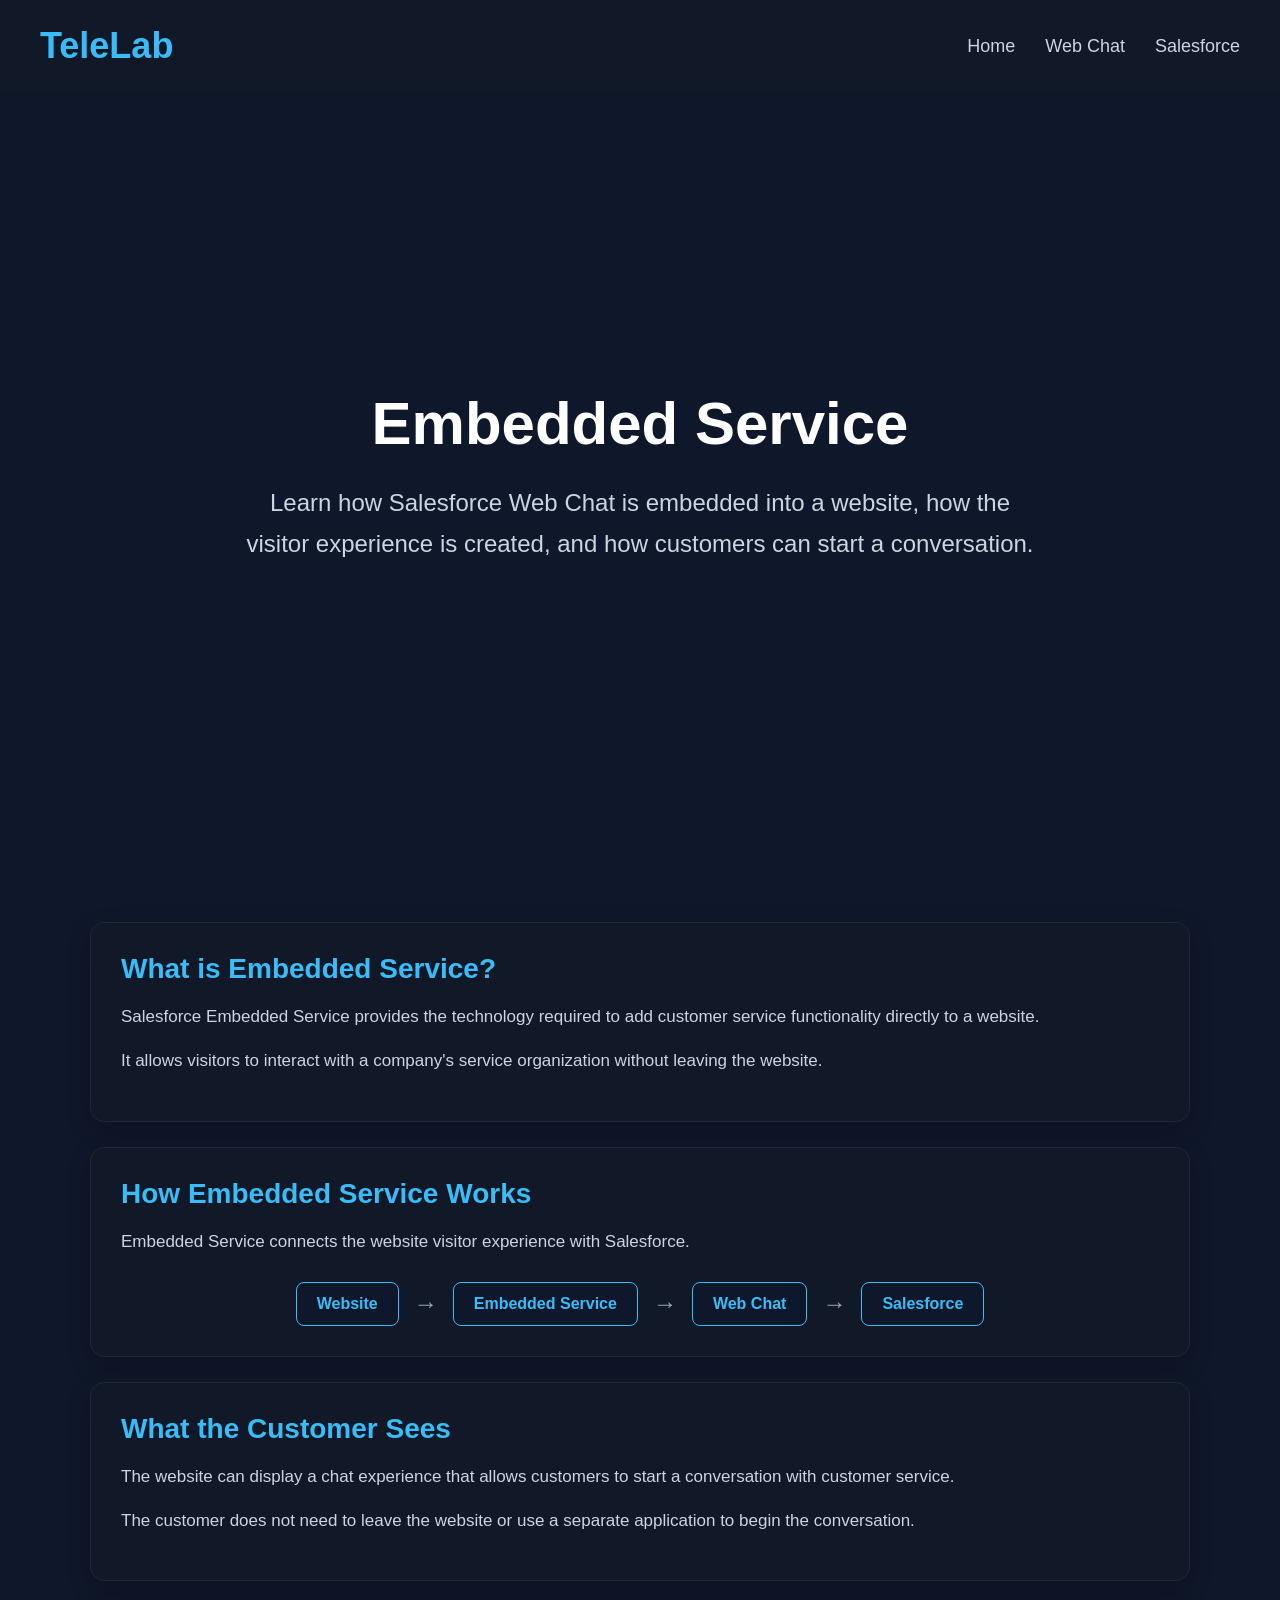
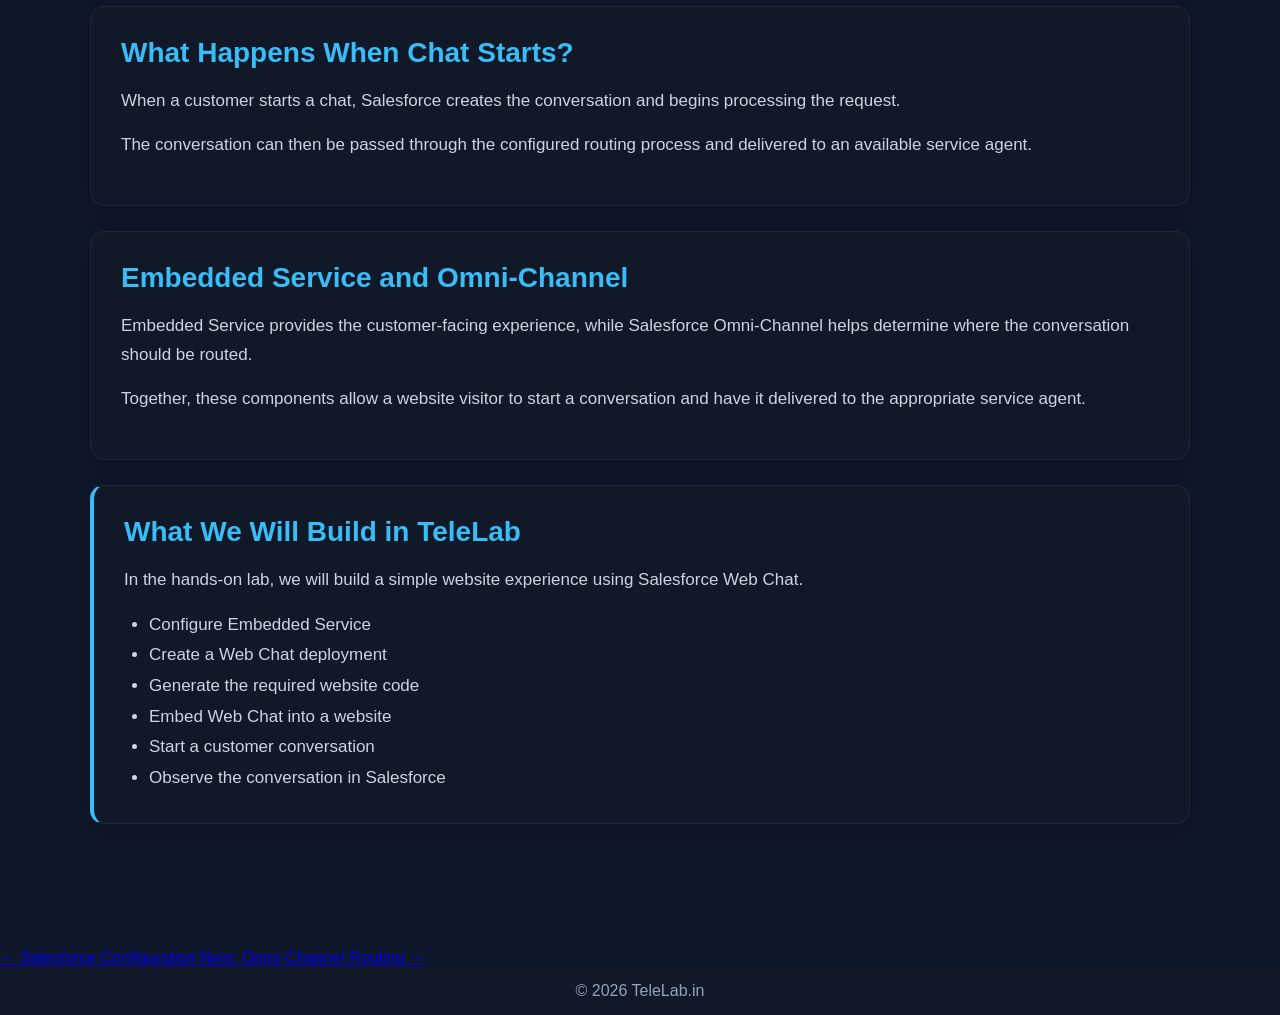
<file: salesforce/web-chat/embedded-service/index.html>
<!DOCTYPE html>

<html lang="en">

<head>

    <meta charset="UTF-8">

    <meta name="viewport" content="width=device-width, initial-scale=1.0">

    <title>Embedded Service - TeleLab</title>

    <link rel="stylesheet" href="../../../css/style.css">

</head>

<body>

<!-- ==========================
     Navigation
========================== -->

<nav>

    <div class="logo">

        <a href="../../../index.html">
            TeleLab
        </a>

    </div>

    <div class="nav-links">

        <a href="../../../index.html">
            Home
        </a>

        <a href="../../index.html">
            Web Chat
        </a>

        <a href="../../../salesforce/index.html">
            Salesforce
        </a>

    </div>

</nav>


<!-- ==========================
     Page Header
========================== -->

<section class="hero">

    <h1>Embedded Service</h1>

    <p>
        Learn how Salesforce Web Chat is embedded into a website,
        how the visitor experience is created, and how customers
        can start a conversation.
    </p>

</section>


<!-- ==========================
     Main Content
========================== -->

<section class="content">


    <div class="content-card">

        <h2>What is Embedded Service?</h2>

        <p>
            Salesforce Embedded Service provides the technology
            required to add customer service functionality
            directly to a website.
        </p>

        <p>
            It allows visitors to interact with a company's
            service organization without leaving the website.
        </p>

    </div>


    <div class="content-card">

        <h2>How Embedded Service Works</h2>

        <p>
            Embedded Service connects the website visitor
            experience with Salesforce.
        </p>

        <div class="flow">

            <div>Website</div>

            <span>→</span>

            <div>Embedded Service</div>

            <span>→</span>

            <div>Web Chat</div>

            <span>→</span>

            <div>Salesforce</div>

        </div>

    </div>


    <div class="content-card">

        <h2>What the Customer Sees</h2>

        <p>
            The website can display a chat experience that
            allows customers to start a conversation with
            customer service.
        </p>

        <p>
            The customer does not need to leave the website
            or use a separate application to begin the
            conversation.
        </p>

    </div>


    <div class="content-card">

        <h2>What Happens When Chat Starts?</h2>

        <p>
            When a customer starts a chat, Salesforce creates
            the conversation and begins processing the request.
        </p>

        <p>
            The conversation can then be passed through the
            configured routing process and delivered to an
            available service agent.
        </p>

    </div>


    <div class="content-card">

        <h2>Embedded Service and Omni-Channel</h2>

        <p>
            Embedded Service provides the customer-facing
            experience, while Salesforce Omni-Channel helps
            determine where the conversation should be routed.
        </p>

        <p>
            Together, these components allow a website visitor
            to start a conversation and have it delivered to
            the appropriate service agent.
        </p>

    </div>


    <div class="content-card highlight">

        <h2>What We Will Build in TeleLab</h2>

        <p>
            In the hands-on lab, we will build a simple
            website experience using Salesforce Web Chat.
        </p>

        <ul>

            <li>Configure Embedded Service</li>

            <li>Create a Web Chat deployment</li>

            <li>Generate the required website code</li>

            <li>Embed Web Chat into a website</li>

            <li>Start a customer conversation</li>

            <li>Observe the conversation in Salesforce</li>

        </ul>

    </div>


</section>


<!-- ==========================
     Page Navigation
========================== -->

<section class="page-navigation">

    <a href="../configuration/">
        ← Salesforce Configuration
    </a>

    <a href="../routing/">
        Next: Omni-Channel Routing →
    </a>

</section>


<!-- ==========================
     Footer
========================== -->

<footer>

    © 2026 TeleLab.in

</footer>


</body>

</html>
</file>
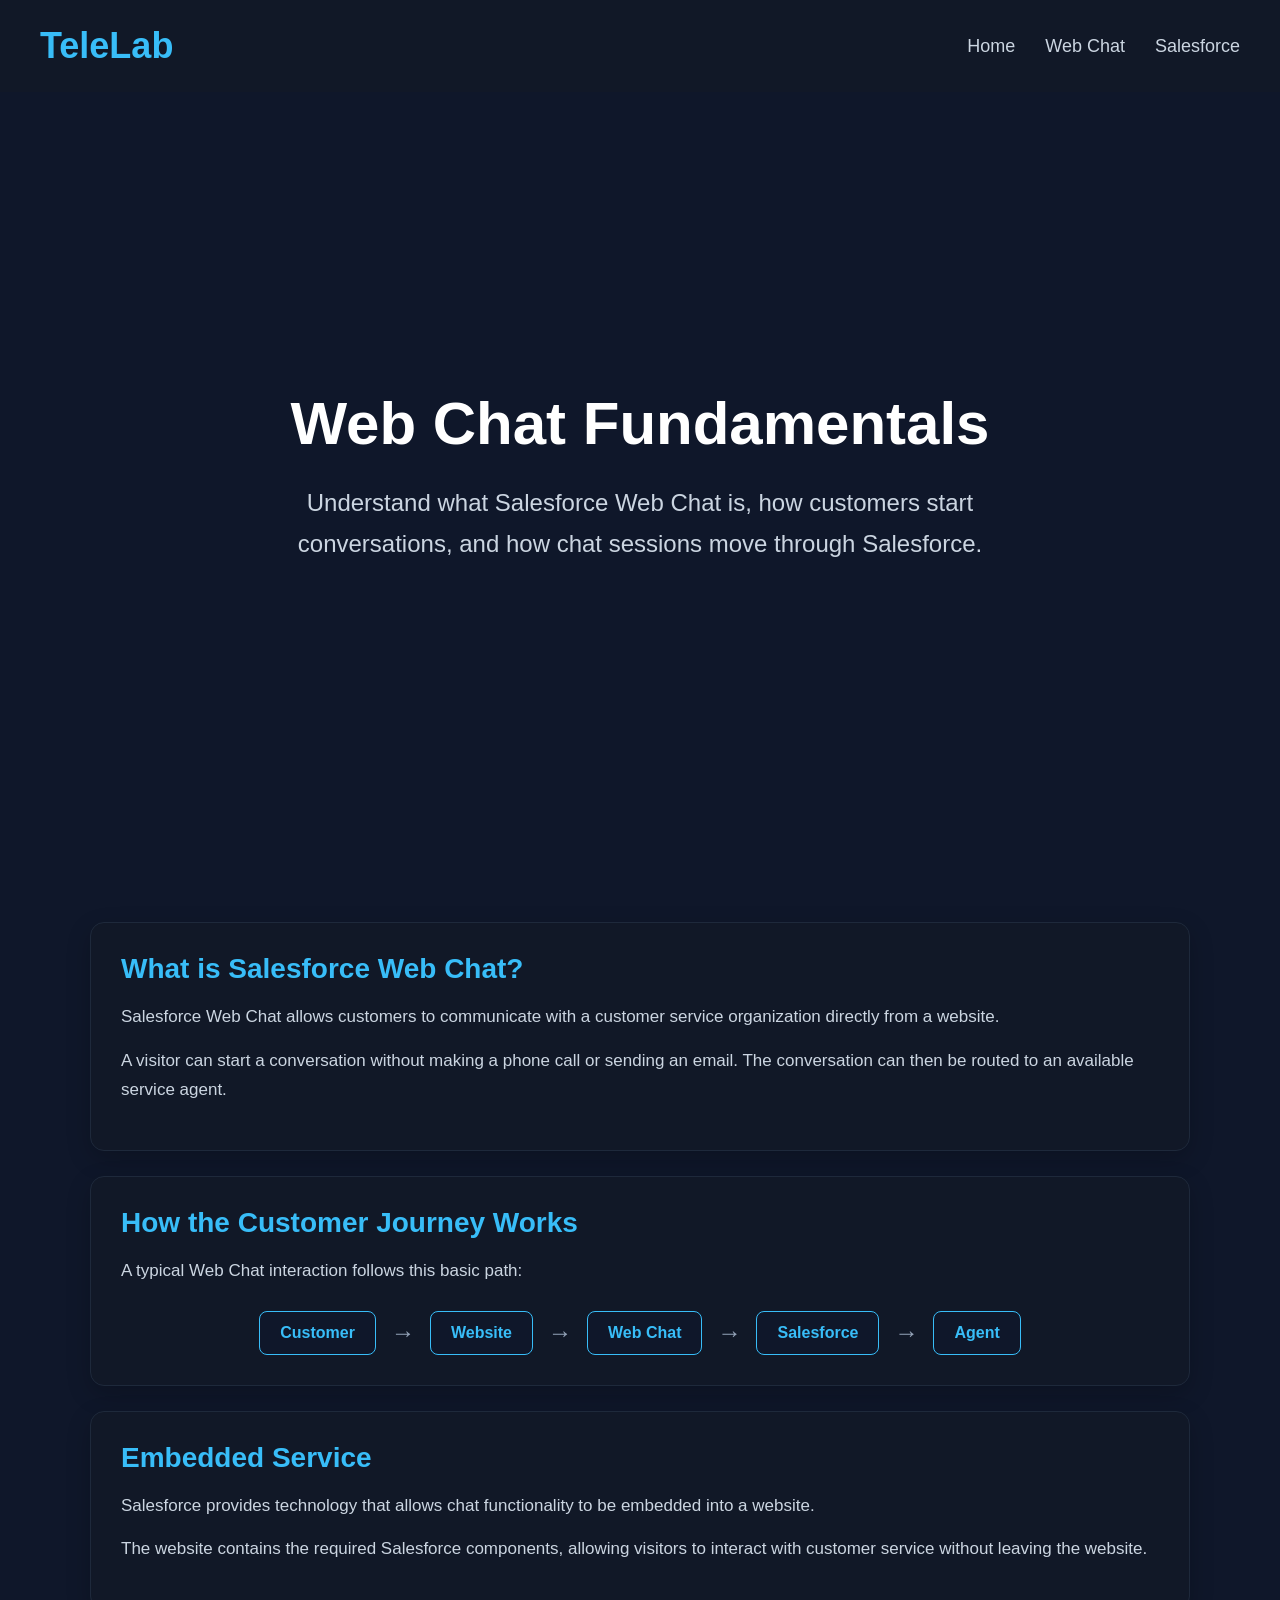
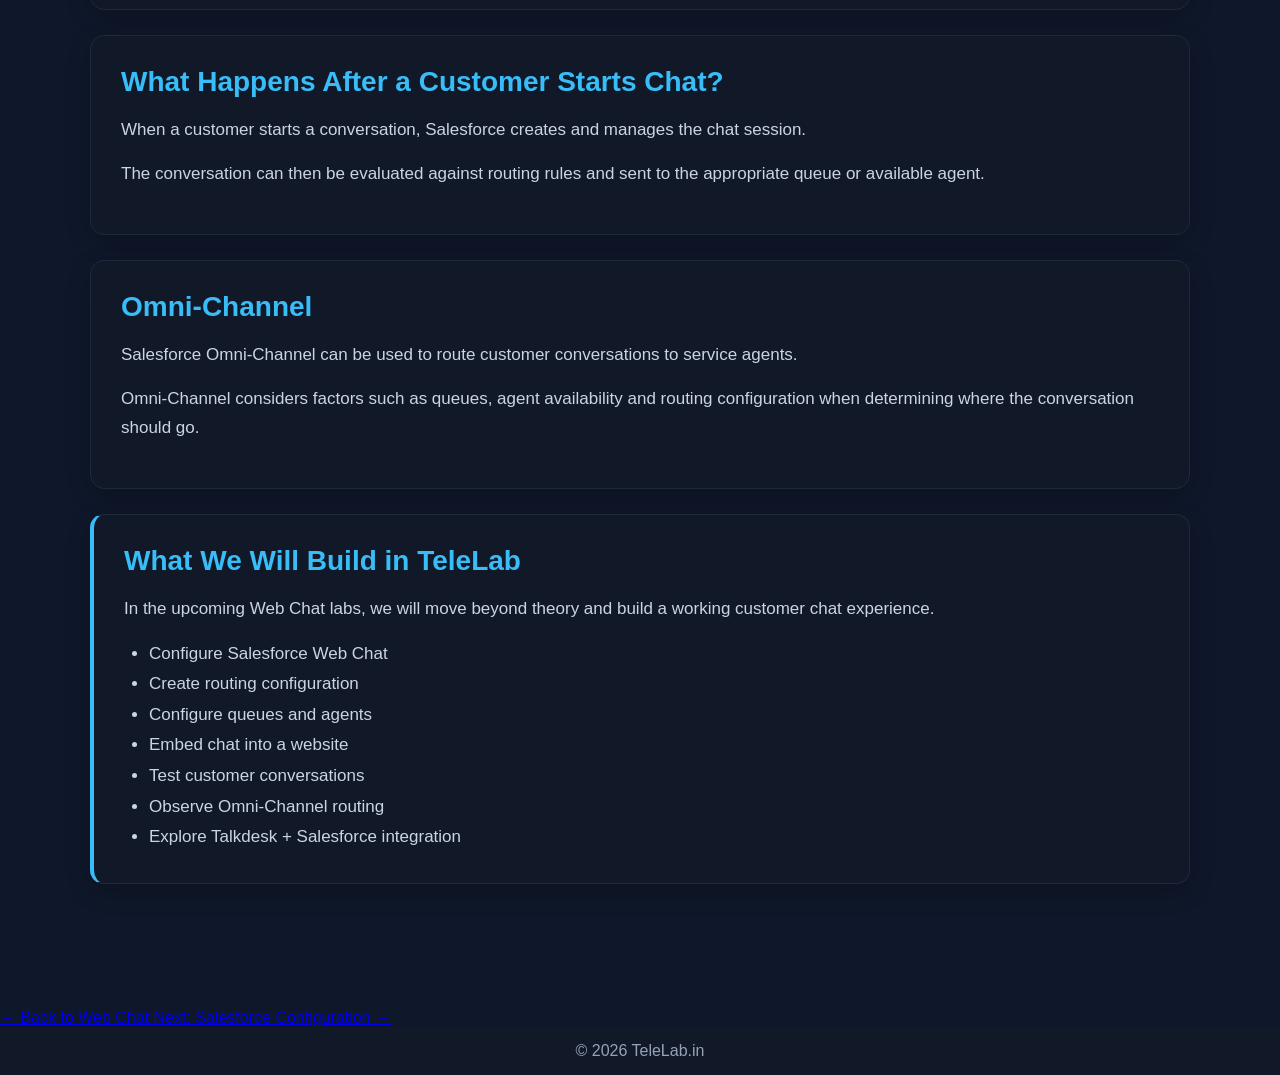
<file: salesforce/web-chat/fundamentals/index.html>
<!DOCTYPE html>
<html lang="en">

<head>

    <meta charset="UTF-8">

    <meta name="viewport" content="width=device-width, initial-scale=1.0">

    <title>Web Chat Fundamentals - TeleLab</title>

    <link rel="stylesheet" href="../../../css/style.css">

</head>

<body>

    <!-- ==========================
         Navigation
    ========================== -->

    <nav>

        <div class="logo">
            <a href="../../../index.html">TeleLab</a>
        </div>

        <div class="nav-links">

            <a href="../../../index.html">Home</a>

            <a href="../../index.html">Web Chat</a>

            <a href="../../../salesforce/index.html">Salesforce</a>

        </div>

    </nav>


    <!-- ==========================
         Page Header
    ========================== -->

    <section class="hero">

        <h1>Web Chat Fundamentals</h1>

        <p>
            Understand what Salesforce Web Chat is,
            how customers start conversations,
            and how chat sessions move through Salesforce.
        </p>

    </section>
    <!-- ==========================
     What is Salesforce Web Chat?
========================== -->




    <!-- ==========================
         Main Content
    ========================== -->

    <section class="content">

        <div class="content-card">

            <h2>What is Salesforce Web Chat?</h2>

            <p>
                Salesforce Web Chat allows customers to communicate
                with a customer service organization directly from
                a website.
            </p>

            <p>
                A visitor can start a conversation without making
                a phone call or sending an email. The conversation
                can then be routed to an available service agent.
            </p>

        </div>


        <div class="content-card">

            <h2>How the Customer Journey Works</h2>

            <p>
                A typical Web Chat interaction follows this basic path:
            </p>

            <div class="flow">

                <div>Customer</div>

                <span>→</span>

                <div>Website</div>

                <span>→</span>

                <div>Web Chat</div>

                <span>→</span>

                <div>Salesforce</div>

                <span>→</span>

                <div>Agent</div>

            </div>

        </div>


        <div class="content-card">

            <h2>Embedded Service</h2>

            <p>
                Salesforce provides technology that allows chat
                functionality to be embedded into a website.
            </p>

            <p>
                The website contains the required Salesforce
                components, allowing visitors to interact with
                customer service without leaving the website.
            </p>

        </div>


        <div class="content-card">

            <h2>What Happens After a Customer Starts Chat?</h2>

            <p>
                When a customer starts a conversation, Salesforce
                creates and manages the chat session.
            </p>

            <p>
                The conversation can then be evaluated against
                routing rules and sent to the appropriate queue
                or available agent.
            </p>

        </div>


        <div class="content-card">

            <h2>Omni-Channel</h2>

            <p>
                Salesforce Omni-Channel can be used to route
                customer conversations to service agents.
            </p>

            <p>
                Omni-Channel considers factors such as queues,
                agent availability and routing configuration
                when determining where the conversation should go.
            </p>

        </div>


        <div class="content-card highlight">

            <h2>What We Will Build in TeleLab</h2>

            <p>
                In the upcoming Web Chat labs, we will move beyond
                theory and build a working customer chat experience.
            </p>

            <ul>

                <li>Configure Salesforce Web Chat</li>

                <li>Create routing configuration</li>

                <li>Configure queues and agents</li>

                <li>Embed chat into a website</li>

                <li>Test customer conversations</li>

                <li>Observe Omni-Channel routing</li>

                <li>Explore Talkdesk + Salesforce integration</li>

            </ul>

        </div>

    </section>


    <!-- ==========================
         Navigation
    ========================== -->

    <section class="page-navigation">

        <a href="../../index.html">
            ← Back to Web Chat
        </a>

        <a href="../configuration/">
            Next: Salesforce Configuration →
        </a>

    </section>


    <!-- ==========================
         Footer
    ========================== -->

    <footer>

        © 2026 TeleLab.in

    </footer>

</body>

</html>
</file>
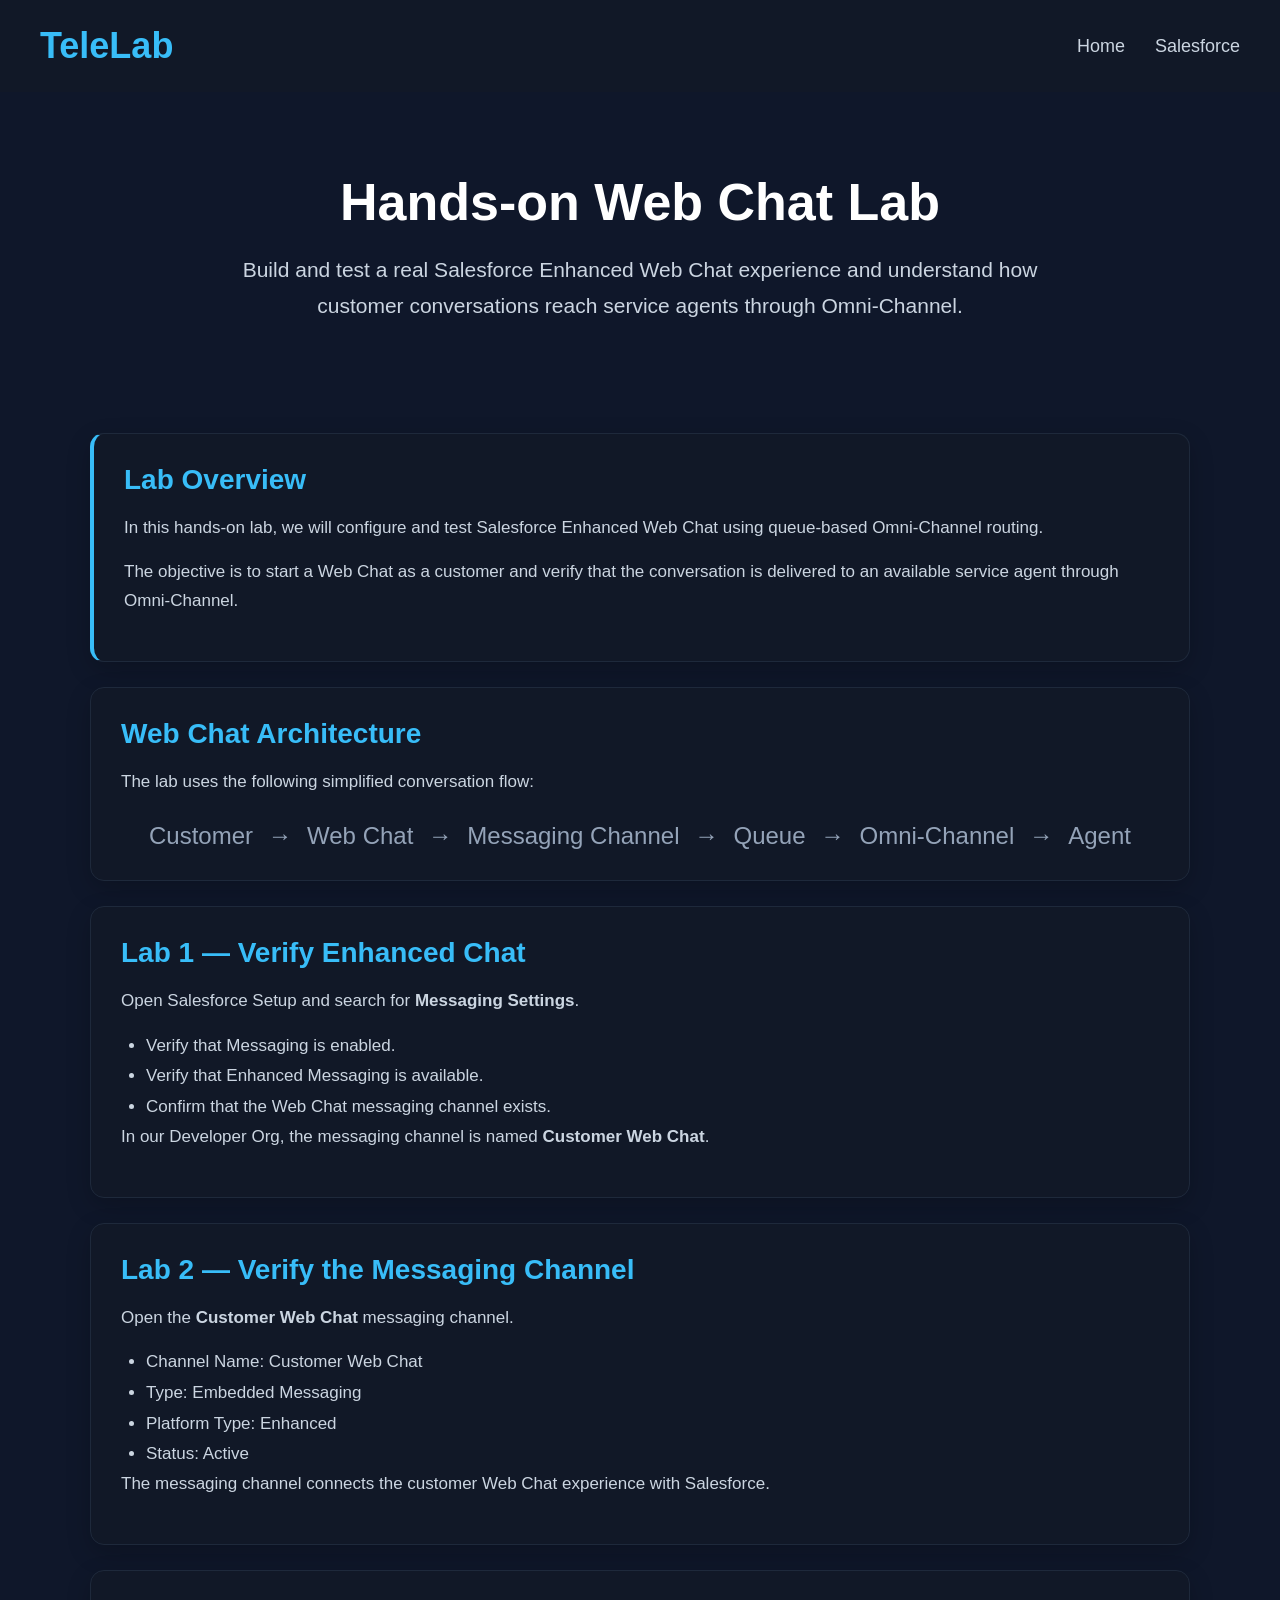
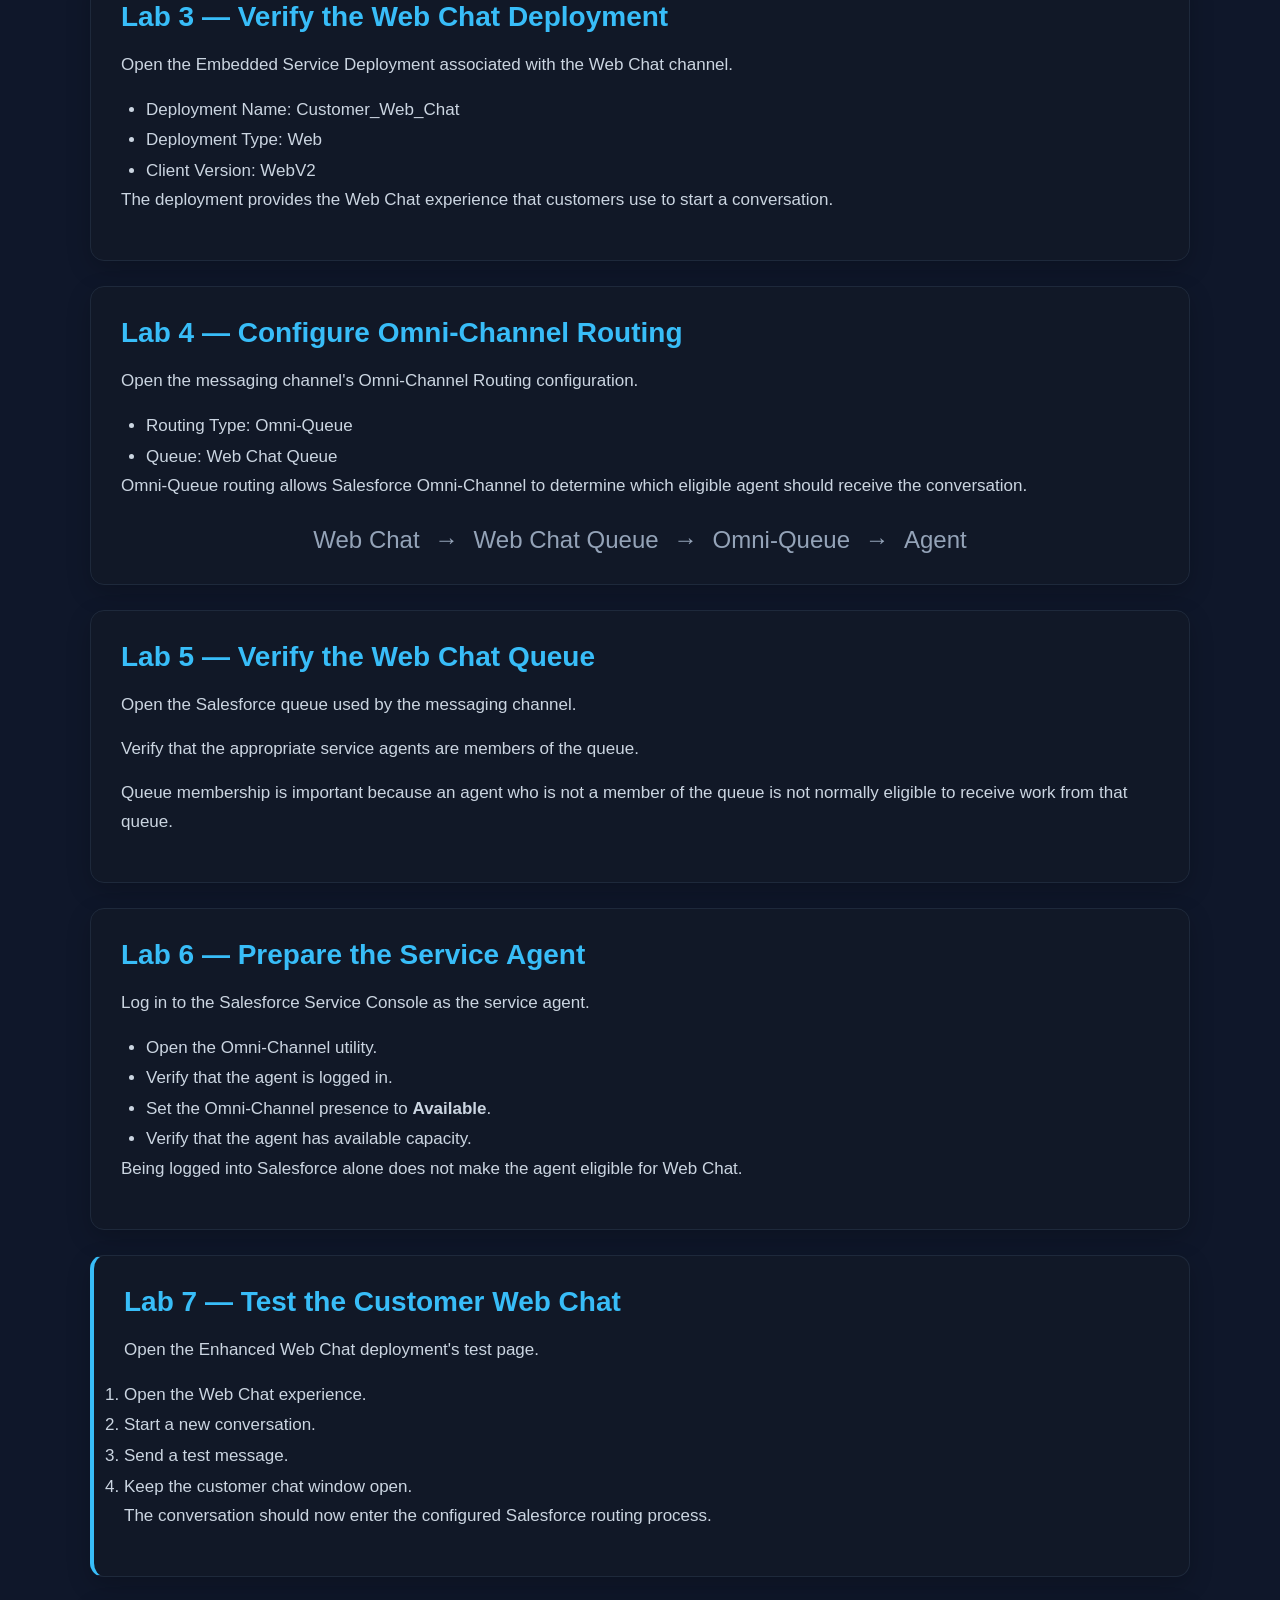
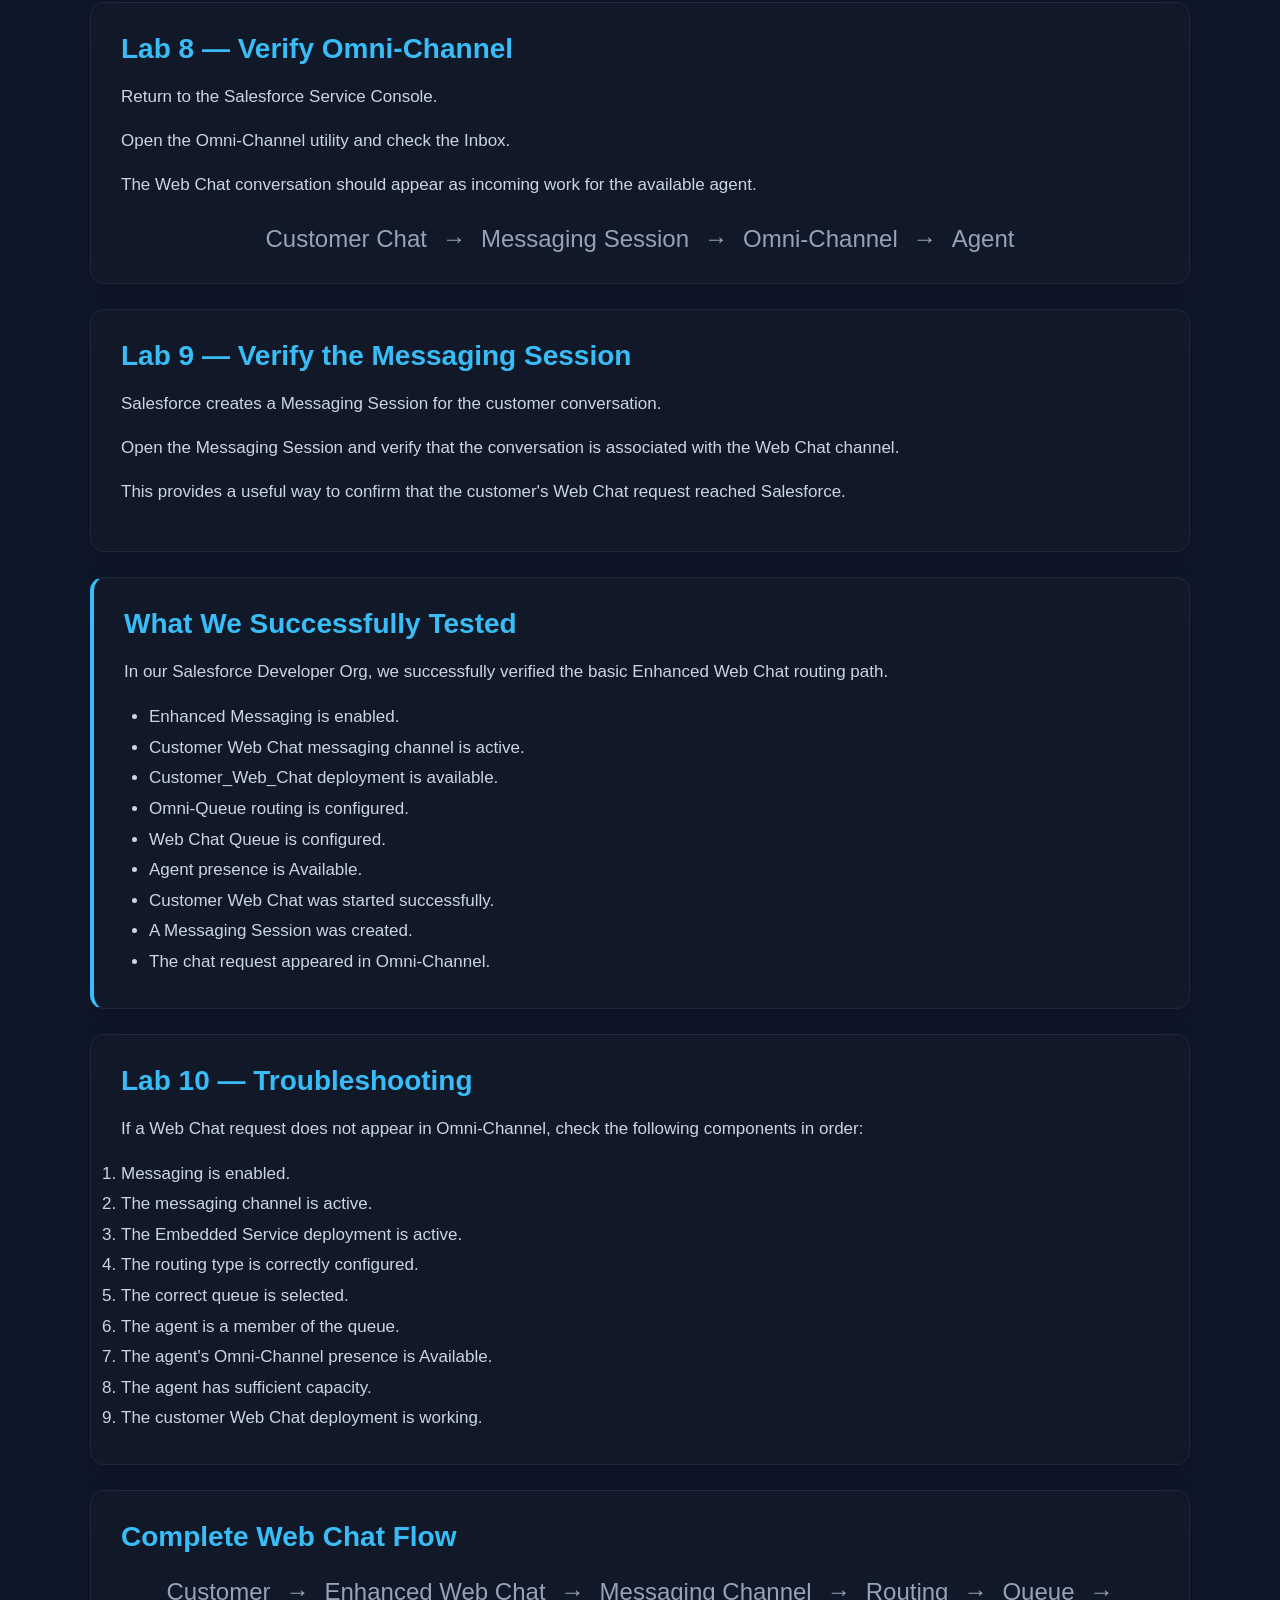
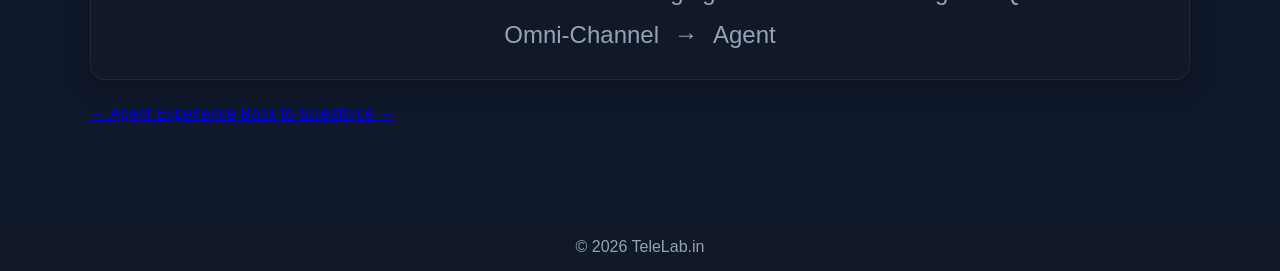
<file: salesforce/web-chat/hands-on/index.html>
<!DOCTYPE html>

<html lang="en">

<head>

    <meta charset="UTF-8">

    <meta name="viewport" content="width=device-width, initial-scale=1.0">

    <title>Hands-on Web Chat Lab - TeleLab</title>

    <link rel="stylesheet" href="../../../css/style.css">

</head>


<body>


    <!-- =========================
         Navigation
    ========================== -->

    <nav>

        <div class="logo">

            <a href="../../../index.html">TeleLab</a>

        </div>


        <div class="nav-links">

            <a href="../../../index.html">Home</a>

            <a href="../../index.html">Salesforce</a>

        </div>

    </nav>



    <!-- =========================
         Hero Section
    ========================== -->

    <section class="salesforce-hero">

        <h1>Hands-on Web Chat Lab</h1>

        <p>

            Build and test a real Salesforce Enhanced Web Chat

            experience and understand how customer conversations

            reach service agents through Omni-Channel.

        </p>

    </section>



    <!-- =========================
         Lab Content
    ========================== -->

    <main class="content">


        <!-- Lab Overview -->

        <section class="content-card highlight">

            <h2>Lab Overview</h2>

            <p>

                In this hands-on lab, we will configure and test

                Salesforce Enhanced Web Chat using queue-based

                Omni-Channel routing.

            </p>

            <p>

                The objective is to start a Web Chat as a customer

                and verify that the conversation is delivered to an

                available service agent through Omni-Channel.

            </p>

        </section>



        <!-- Architecture -->

        <section class="content-card">

            <h2>Web Chat Architecture</h2>

            <p>

                The lab uses the following simplified conversation

                flow:

            </p>


            <div class="flow">

                <span>Customer</span>

                <span>→</span>

                <span>Web Chat</span>

                <span>→</span>

                <span>Messaging Channel</span>

                <span>→</span>

                <span>Queue</span>

                <span>→</span>

                <span>Omni-Channel</span>

                <span>→</span>

                <span>Agent</span>

            </div>

        </section>



        <!-- Step 1 -->

        <section class="content-card">

            <h2>Lab 1 — Verify Enhanced Chat</h2>

            <p>

                Open Salesforce Setup and search for

                <strong>Messaging Settings</strong>.

            </p>

            <ul>

                <li>Verify that Messaging is enabled.</li>

                <li>Verify that Enhanced Messaging is available.</li>

                <li>Confirm that the Web Chat messaging channel exists.</li>

            </ul>

            <p>

                In our Developer Org, the messaging channel is named

                <strong>Customer Web Chat</strong>.

            </p>

        </section>



        <!-- Step 2 -->

        <section class="content-card">

            <h2>Lab 2 — Verify the Messaging Channel</h2>

            <p>

                Open the <strong>Customer Web Chat</strong> messaging

                channel.

            </p>

            <ul>

                <li>Channel Name: Customer Web Chat</li>

                <li>Type: Embedded Messaging</li>

                <li>Platform Type: Enhanced</li>

                <li>Status: Active</li>

            </ul>

            <p>

                The messaging channel connects the customer Web Chat

                experience with Salesforce.

            </p>

        </section>



        <!-- Step 3 -->

        <section class="content-card">

            <h2>Lab 3 — Verify the Web Chat Deployment</h2>

            <p>

                Open the Embedded Service Deployment associated with

                the Web Chat channel.

            </p>

            <ul>

                <li>Deployment Name: Customer_Web_Chat</li>

                <li>Deployment Type: Web</li>

                <li>Client Version: WebV2</li>

            </ul>

            <p>

                The deployment provides the Web Chat experience that

                customers use to start a conversation.

            </p>

        </section>



        <!-- Step 4 -->

        <section class="content-card">

            <h2>Lab 4 — Configure Omni-Channel Routing</h2>

            <p>

                Open the messaging channel's Omni-Channel Routing

                configuration.

            </p>

            <ul>

                <li>Routing Type: Omni-Queue</li>

                <li>Queue: Web Chat Queue</li>

            </ul>

            <p>

                Omni-Queue routing allows Salesforce Omni-Channel to

                determine which eligible agent should receive the

                conversation.

            </p>


            <div class="flow">

                <span>Web Chat</span>

                <span>→</span>

                <span>Web Chat Queue</span>

                <span>→</span>

                <span>Omni-Queue</span>

                <span>→</span>

                <span>Agent</span>

            </div>

        </section>



        <!-- Step 5 -->

        <section class="content-card">

            <h2>Lab 5 — Verify the Web Chat Queue</h2>

            <p>

                Open the Salesforce queue used by the messaging

                channel.

            </p>

            <p>

                Verify that the appropriate service agents are members

                of the queue.

            </p>

            <p>

                Queue membership is important because an agent who is

                not a member of the queue is not normally eligible to

                receive work from that queue.

            </p>

        </section>



        <!-- Step 6 -->

        <section class="content-card">

            <h2>Lab 6 — Prepare the Service Agent</h2>

            <p>

                Log in to the Salesforce Service Console as the

                service agent.

            </p>

            <ul>

                <li>Open the Omni-Channel utility.</li>

                <li>Verify that the agent is logged in.</li>

                <li>Set the Omni-Channel presence to

                    <strong>Available</strong>.</li>

                <li>Verify that the agent has available capacity.</li>

            </ul>

            <p>

                Being logged into Salesforce alone does not make the

                agent eligible for Web Chat.

            </p>

        </section>



        <!-- Step 7 -->

        <section class="content-card highlight">

            <h2>Lab 7 — Test the Customer Web Chat</h2>

            <p>

                Open the Enhanced Web Chat deployment's test page.

            </p>

            <ol>

                <li>Open the Web Chat experience.</li>

                <li>Start a new conversation.</li>

                <li>Send a test message.</li>

                <li>Keep the customer chat window open.</li>

            </ol>

            <p>

                The conversation should now enter the configured

                Salesforce routing process.

            </p>

        </section>



        <!-- Step 8 -->

        <section class="content-card">

            <h2>Lab 8 — Verify Omni-Channel</h2>

            <p>

                Return to the Salesforce Service Console.

            </p>

            <p>

                Open the Omni-Channel utility and check the Inbox.

            </p>

            <p>

                The Web Chat conversation should appear as incoming

                work for the available agent.

            </p>


            <div class="flow">

                <span>Customer Chat</span>

                <span>→</span>

                <span>Messaging Session</span>

                <span>→</span>

                <span>Omni-Channel</span>

                <span>→</span>

                <span>Agent</span>

            </div>

        </section>



        <!-- Step 9 -->

        <section class="content-card">

            <h2>Lab 9 — Verify the Messaging Session</h2>

            <p>

                Salesforce creates a Messaging Session for the

                customer conversation.

            </p>

            <p>

                Open the Messaging Session and verify that the

                conversation is associated with the Web Chat channel.

            </p>

            <p>

                This provides a useful way to confirm that the

                customer's Web Chat request reached Salesforce.

            </p>

        </section>



        <!-- What We Successfully Tested -->

        <section class="content-card highlight">

            <h2>What We Successfully Tested</h2>

            <p>

                In our Salesforce Developer Org, we successfully

                verified the basic Enhanced Web Chat routing path.

            </p>

            <ul>

                <li>Enhanced Messaging is enabled.</li>

                <li>Customer Web Chat messaging channel is active.</li>

                <li>Customer_Web_Chat deployment is available.</li>

                <li>Omni-Queue routing is configured.</li>

                <li>Web Chat Queue is configured.</li>

                <li>Agent presence is Available.</li>

                <li>Customer Web Chat was started successfully.</li>

                <li>A Messaging Session was created.</li>

                <li>The chat request appeared in Omni-Channel.</li>

            </ul>

        </section>



        <!-- Troubleshooting -->

        <section class="content-card">

            <h2>Lab 10 — Troubleshooting</h2>

            <p>

                If a Web Chat request does not appear in Omni-Channel,

                check the following components in order:

            </p>

            <ol>

                <li>Messaging is enabled.</li>

                <li>The messaging channel is active.</li>

                <li>The Embedded Service deployment is active.</li>

                <li>The routing type is correctly configured.</li>

                <li>The correct queue is selected.</li>

                <li>The agent is a member of the queue.</li>

                <li>The agent's Omni-Channel presence is Available.</li>

                <li>The agent has sufficient capacity.</li>

                <li>The customer Web Chat deployment is working.</li>

            </ol>

        </section>



        <!-- Final Flow -->

        <section class="content-card">

            <h2>Complete Web Chat Flow</h2>

            <div class="flow">

                <span>Customer</span>

                <span>→</span>

                <span>Enhanced Web Chat</span>

                <span>→</span>

                <span>Messaging Channel</span>

                <span>→</span>

                <span>Routing</span>

                <span>→</span>

                <span>Queue</span>

                <span>→</span>

                <span>Omni-Channel</span>

                <span>→</span>

                <span>Agent</span>

            </div>

        </section>



        <!-- Page Navigation -->

        <section class="page-navigation">

            <a href="../agent/">

                ← Agent Experience

            </a>

            <a href="../../index.html">

                Back to Salesforce →

            </a>

        </section>


    </main>



    <!-- =========================
         Footer
    ========================== -->

    <footer>

        © 2026 TeleLab.in

    </footer>


</body>

</html>
</file>
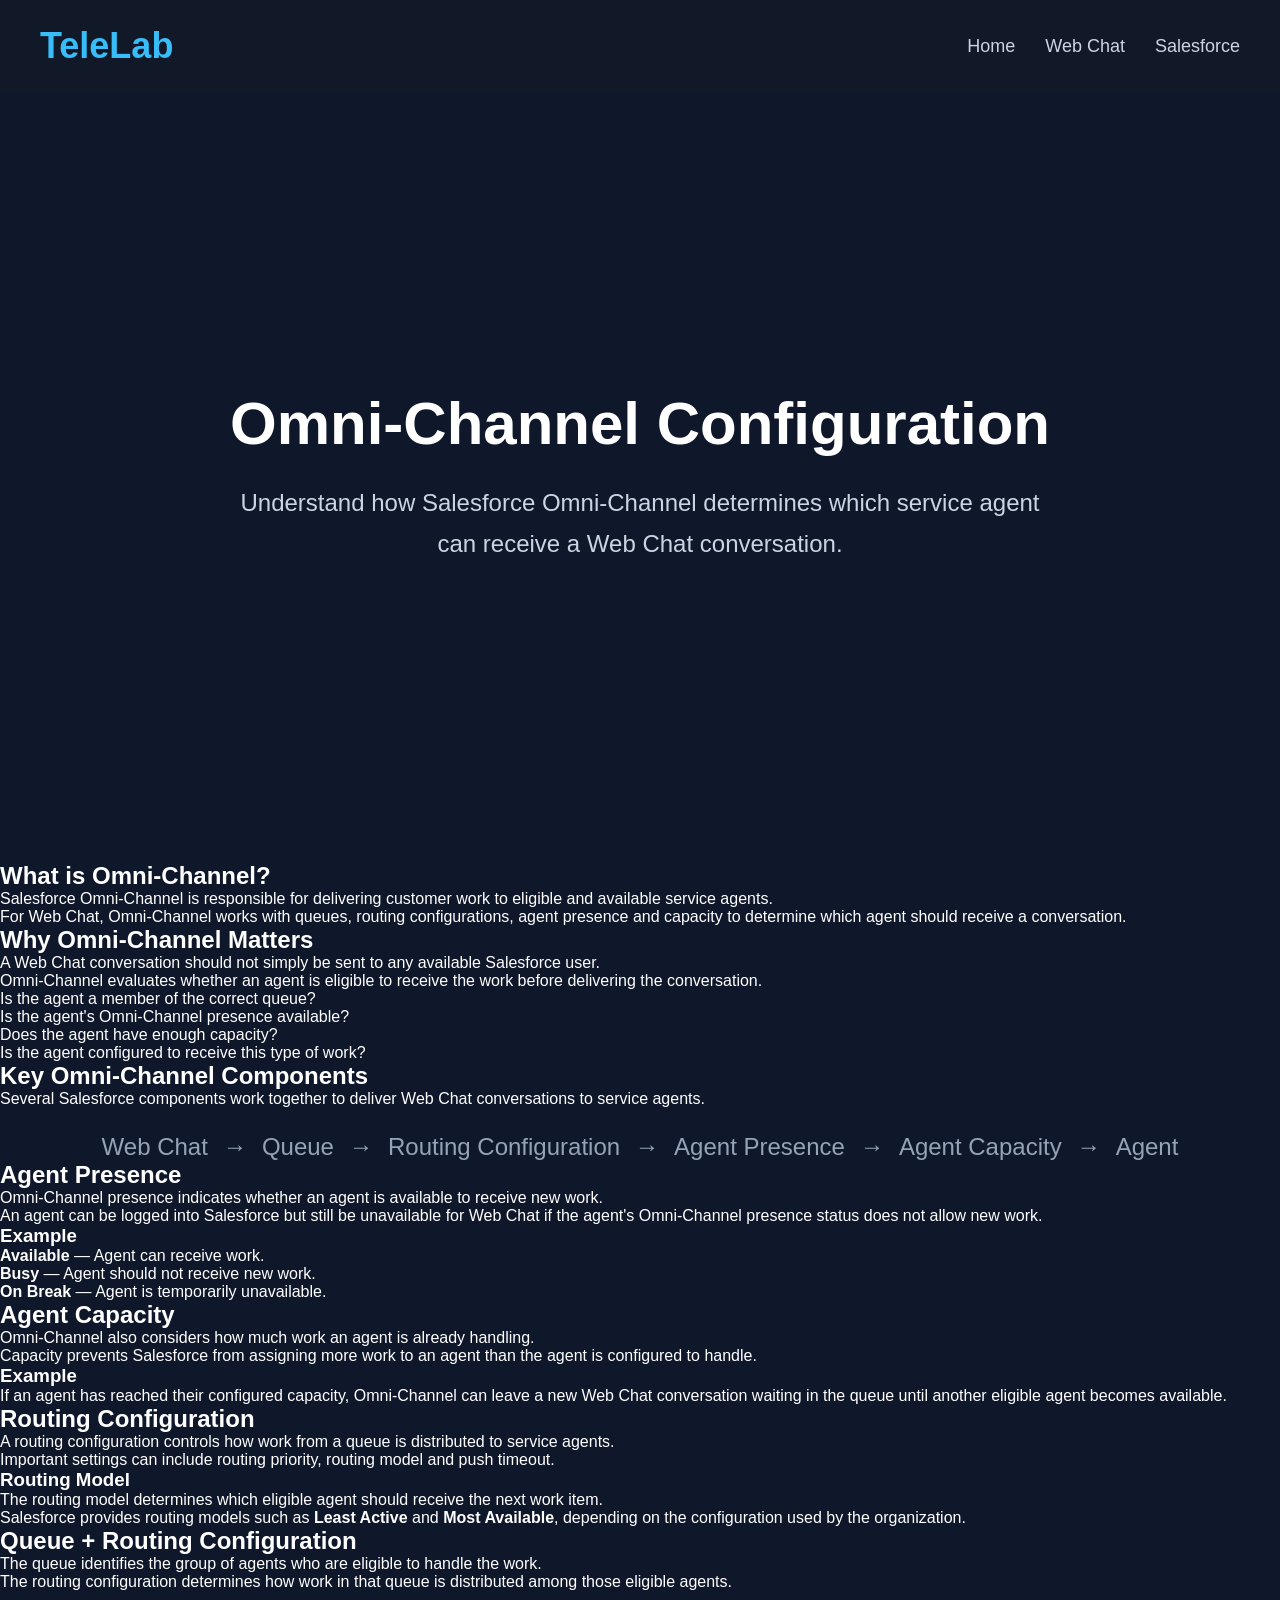
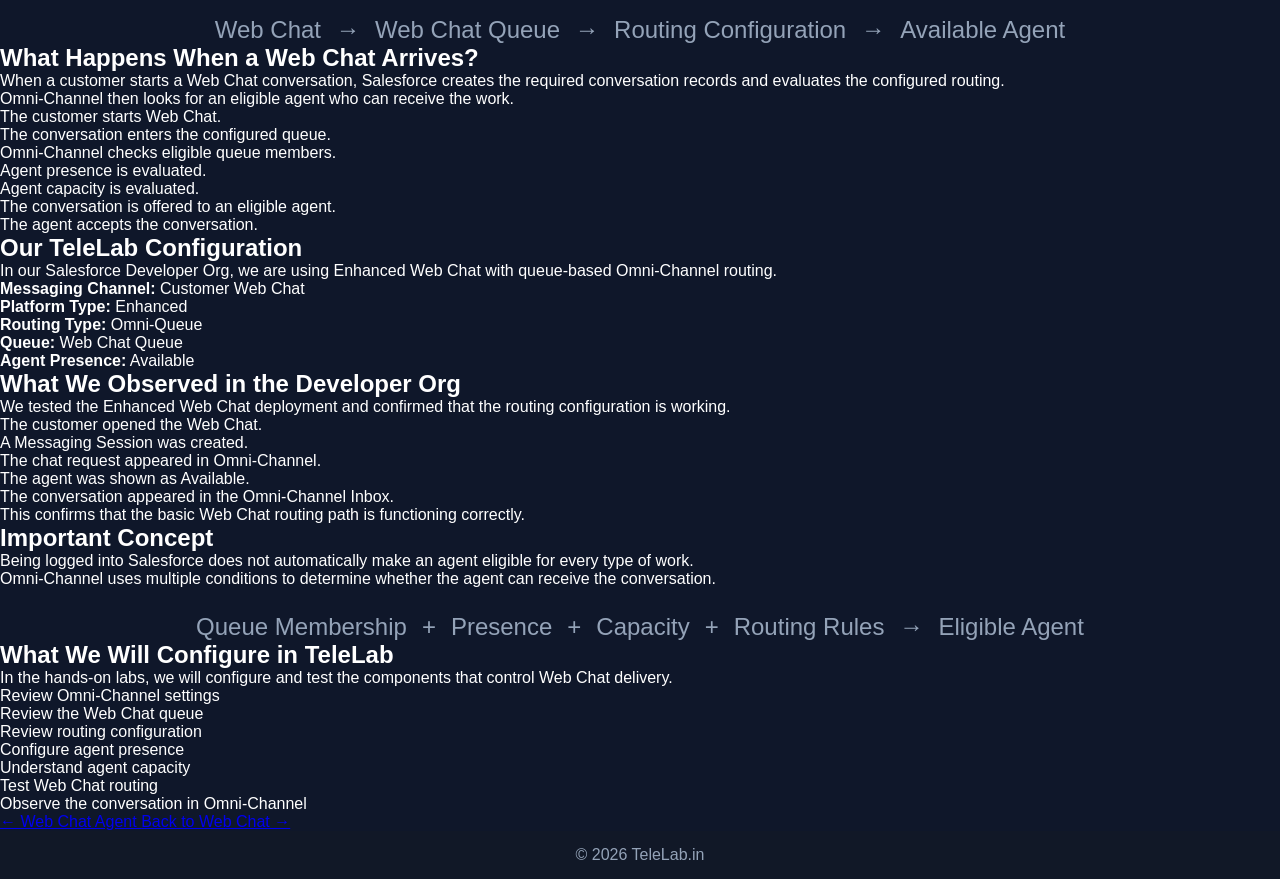
<file: salesforce/web-chat/omni-channel/index.html>
<!DOCTYPE html>

<html lang="en">

<head>

    <meta charset="UTF-8">

    <meta name="viewport" content="width=device-width, initial-scale=1.0">

    <title>Omni-Channel Configuration - TeleLab</title>

    <link rel="stylesheet" href="../../../css/style.css">

</head>

<body>

<!-- =========================
     Navigation
========================= -->

<nav>

    <div class="logo">

        <a href="../../../index.html">
            TeleLab
        </a>

    </div>

    <div class="nav-links">

        <a href="../../../index.html">
            Home
        </a>

        <a href="../">
            Web Chat
        </a>

        <a href="../../">
            Salesforce
        </a>

    </div>

</nav>


<!-- =========================
     Main Content
========================= -->

<main>

    <!-- =========================
         Page Header
    ========================== -->

    <section class="hero">

        <h1>Omni-Channel Configuration</h1>

        <p>
            Understand how Salesforce Omni-Channel determines
            which service agent can receive a Web Chat conversation.
        </p>

    </section>


    <!-- =========================
         What is Omni-Channel?
    ========================== -->

    <section>

        <h2>What is Omni-Channel?</h2>

        <p>
            Salesforce Omni-Channel is responsible for delivering
            customer work to eligible and available service agents.
        </p>

        <p>
            For Web Chat, Omni-Channel works with queues, routing
            configurations, agent presence and capacity to determine
            which agent should receive a conversation.
        </p>

    </section>


    <!-- =========================
         Why Omni-Channel Matters
    ========================== -->

    <section>

        <h2>Why Omni-Channel Matters</h2>

        <p>
            A Web Chat conversation should not simply be sent to
            any available Salesforce user.
        </p>

        <p>
            Omni-Channel evaluates whether an agent is eligible to
            receive the work before delivering the conversation.
        </p>

        <ul>

            <li>Is the agent a member of the correct queue?</li>

            <li>Is the agent's Omni-Channel presence available?</li>

            <li>Does the agent have enough capacity?</li>

            <li>Is the agent configured to receive this type of work?</li>

        </ul>

    </section>


    <!-- =========================
         Omni-Channel Components
    ========================== -->

    <section>

        <h2>Key Omni-Channel Components</h2>

        <p>
            Several Salesforce components work together to deliver
            Web Chat conversations to service agents.
        </p>

        <div class="flow">

            <span>Web Chat</span>

            <span>→</span>

            <span>Queue</span>

            <span>→</span>

            <span>Routing Configuration</span>

            <span>→</span>

            <span>Agent Presence</span>

            <span>→</span>

            <span>Agent Capacity</span>

            <span>→</span>

            <span>Agent</span>

        </div>

    </section>


    <!-- =========================
         Agent Presence
    ========================== -->

    <section>

        <h2>Agent Presence</h2>

        <p>
            Omni-Channel presence indicates whether an agent is
            available to receive new work.
        </p>

        <p>
            An agent can be logged into Salesforce but still be
            unavailable for Web Chat if the agent's Omni-Channel
            presence status does not allow new work.
        </p>

        <h3>Example</h3>

        <ul>

            <li><strong>Available</strong> — Agent can receive work.</li>

            <li><strong>Busy</strong> — Agent should not receive new work.</li>

            <li><strong>On Break</strong> — Agent is temporarily unavailable.</li>

        </ul>

    </section>


    <!-- =========================
         Agent Capacity
    ========================== -->

    <section>

        <h2>Agent Capacity</h2>

        <p>
            Omni-Channel also considers how much work an agent is
            already handling.
        </p>

        <p>
            Capacity prevents Salesforce from assigning more work
            to an agent than the agent is configured to handle.
        </p>

        <h3>Example</h3>

        <p>
            If an agent has reached their configured capacity,
            Omni-Channel can leave a new Web Chat conversation
            waiting in the queue until another eligible agent
            becomes available.
        </p>

    </section>


    <!-- =========================
         Routing Configuration
    ========================== -->

    <section>

        <h2>Routing Configuration</h2>

        <p>
            A routing configuration controls how work from a queue
            is distributed to service agents.
        </p>

        <p>
            Important settings can include routing priority,
            routing model and push timeout.
        </p>

        <h3>Routing Model</h3>

        <p>
            The routing model determines which eligible agent should
            receive the next work item.
        </p>

        <p>
            Salesforce provides routing models such as
            <strong>Least Active</strong> and
            <strong>Most Available</strong>, depending on the
            configuration used by the organization.
        </p>

    </section>


    <!-- =========================
         Queue Relationship
    ========================== -->

    <section>

        <h2>Queue + Routing Configuration</h2>

        <p>
            The queue identifies the group of agents who are eligible
            to handle the work.
        </p>

        <p>
            The routing configuration determines how work in that
            queue is distributed among those eligible agents.
        </p>

        <div class="flow">

            <span>Web Chat</span>

            <span>→</span>

            <span>Web Chat Queue</span>

            <span>→</span>

            <span>Routing Configuration</span>

            <span>→</span>

            <span>Available Agent</span>

        </div>

    </section>


    <!-- =========================
         What Happens When Chat Arrives
    ========================== -->

    <section>

        <h2>What Happens When a Web Chat Arrives?</h2>

        <p>
            When a customer starts a Web Chat conversation,
            Salesforce creates the required conversation records
            and evaluates the configured routing.
        </p>

        <p>
            Omni-Channel then looks for an eligible agent who can
            receive the work.
        </p>

        <ol>

            <li>The customer starts Web Chat.</li>

            <li>The conversation enters the configured queue.</li>

            <li>Omni-Channel checks eligible queue members.</li>

            <li>Agent presence is evaluated.</li>

            <li>Agent capacity is evaluated.</li>

            <li>The conversation is offered to an eligible agent.</li>

            <li>The agent accepts the conversation.</li>

        </ol>

    </section>


    <!-- =========================
         Our TeleLab Configuration
    ========================== -->

    <section>

        <h2>Our TeleLab Configuration</h2>

        <p>
            In our Salesforce Developer Org, we are using Enhanced
            Web Chat with queue-based Omni-Channel routing.
        </p>

        <ul>

            <li>
                <strong>Messaging Channel:</strong>
                Customer Web Chat
            </li>

            <li>
                <strong>Platform Type:</strong>
                Enhanced
            </li>

            <li>
                <strong>Routing Type:</strong>
                Omni-Queue
            </li>

            <li>
                <strong>Queue:</strong>
                Web Chat Queue
            </li>

            <li>
                <strong>Agent Presence:</strong>
                Available
            </li>

        </ul>

    </section>


    <!-- =========================
         What We Observed
    ========================== -->

    <section>

        <h2>What We Observed in the Developer Org</h2>

        <p>
            We tested the Enhanced Web Chat deployment and confirmed
            that the routing configuration is working.
        </p>

        <ul>

            <li>The customer opened the Web Chat.</li>

            <li>A Messaging Session was created.</li>

            <li>The chat request appeared in Omni-Channel.</li>

            <li>The agent was shown as Available.</li>

            <li>The conversation appeared in the Omni-Channel Inbox.</li>

        </ul>

        <p>
            This confirms that the basic Web Chat routing path is
            functioning correctly.
        </p>

    </section>


    <!-- =========================
         Important Concept
    ========================== -->

    <section>

        <h2>Important Concept</h2>

        <p>
            Being logged into Salesforce does not automatically make
            an agent eligible for every type of work.
        </p>

        <p>
            Omni-Channel uses multiple conditions to determine
            whether the agent can receive the conversation.
        </p>

        <div class="flow">

            <span>Queue Membership</span>

            <span>+</span>

            <span>Presence</span>

            <span>+</span>

            <span>Capacity</span>

            <span>+</span>

            <span>Routing Rules</span>

            <span>→</span>

            <span>Eligible Agent</span>

        </div>

    </section>


    <!-- =========================
         Hands-on Lab
    ========================== -->

    <section class="highlight">

        <h2>What We Will Configure in TeleLab</h2>

        <p>
            In the hands-on labs, we will configure and test the
            components that control Web Chat delivery.
        </p>

        <ul>

            <li>Review Omni-Channel settings</li>

            <li>Review the Web Chat queue</li>

            <li>Review routing configuration</li>

            <li>Configure agent presence</li>

            <li>Understand agent capacity</li>

            <li>Test Web Chat routing</li>

            <li>Observe the conversation in Omni-Channel</li>

        </ul>

    </section>


    <!-- =========================
         Page Navigation
    ========================== -->

    <section class="page-navigation">

        <a href="../agent/">
            ← Web Chat Agent
        </a>

        <a href="../">
            Back to Web Chat →
        </a>

    </section>

</main>


<!-- =========================
     Footer
========================== -->

<footer>

    © 2026 TeleLab.in

</footer>


</body>

</html>
</file>
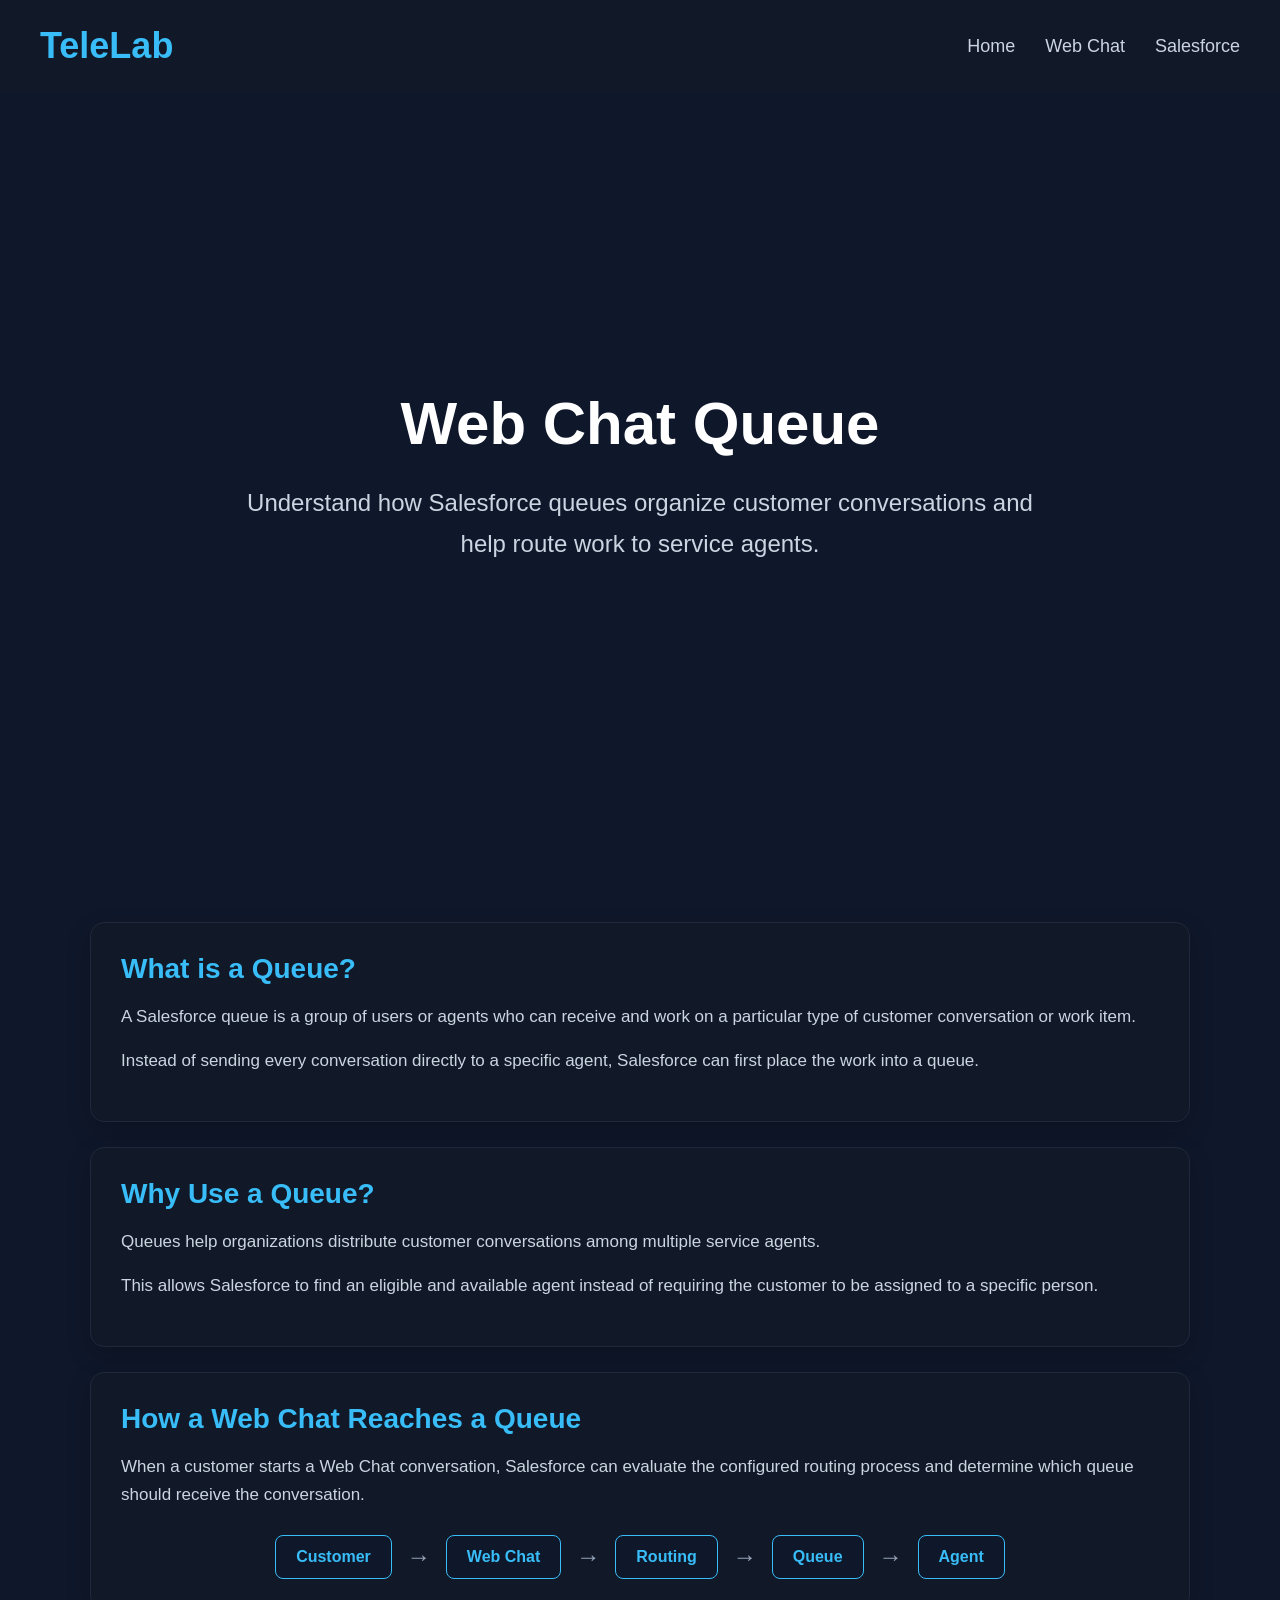
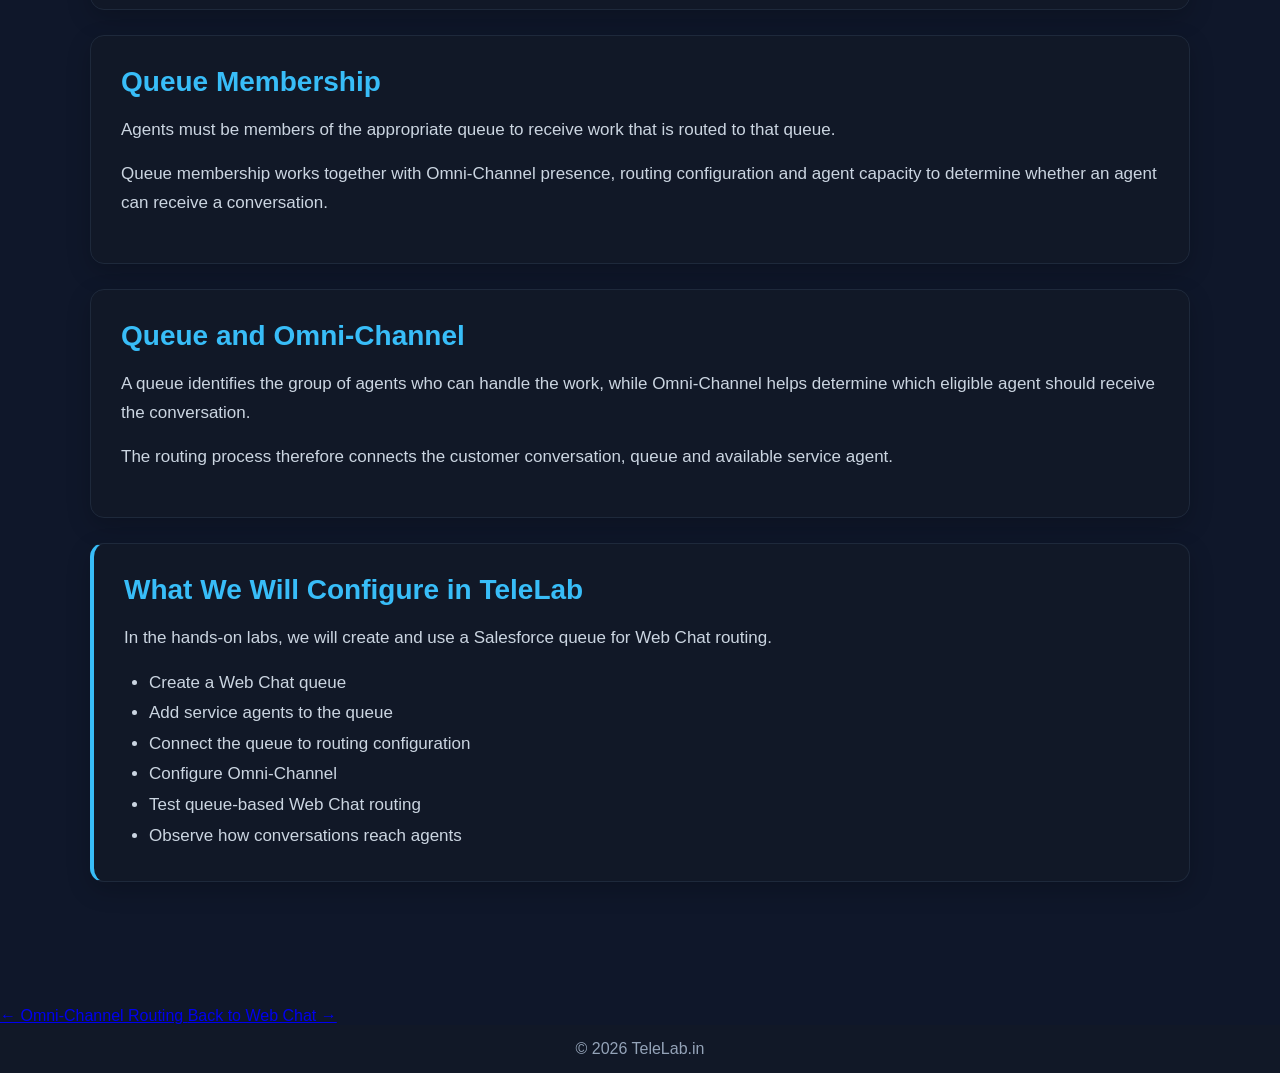
<file: salesforce/web-chat/queue/index.html>
<!DOCTYPE html>

<html lang="en">

<head>

    <meta charset="UTF-8">

    <meta name="viewport" content="width=device-width, initial-scale=1.0">

    <title>Web Chat Queue - TeleLab</title>

    <link rel="stylesheet" href="../../../css/style.css">

</head>

<body>


<!-- ==========================
     Navigation
========================== -->

<nav>

    <div class="logo">

        <a href="../../../index.html">
            TeleLab
        </a>

    </div>


    <div class="nav-links">

        <a href="../../../index.html">
            Home
        </a>

        <a href="../../index.html">
            Web Chat
        </a>

        <a href="../../../salesforce/index.html">
            Salesforce
        </a>

    </div>

</nav>



<!-- ==========================
     Page Header
========================== -->

<section class="hero">

    <h1>Web Chat Queue</h1>

    <p>
        Understand how Salesforce queues organize customer
        conversations and help route work to service agents.
    </p>

</section>



<!-- ==========================
     Main Content
========================== -->

<section class="content">


    <div class="content-card">

        <h2>What is a Queue?</h2>

        <p>
            A Salesforce queue is a group of users or agents
            who can receive and work on a particular type of
            customer conversation or work item.
        </p>

        <p>
            Instead of sending every conversation directly
            to a specific agent, Salesforce can first place
            the work into a queue.
        </p>

    </div>



    <div class="content-card">

        <h2>Why Use a Queue?</h2>

        <p>
            Queues help organizations distribute customer
            conversations among multiple service agents.
        </p>

        <p>
            This allows Salesforce to find an eligible and
            available agent instead of requiring the customer
            to be assigned to a specific person.
        </p>

    </div>



    <div class="content-card">

        <h2>How a Web Chat Reaches a Queue</h2>

        <p>
            When a customer starts a Web Chat conversation,
            Salesforce can evaluate the configured routing
            process and determine which queue should receive
            the conversation.
        </p>


        <div class="flow">

            <div>Customer</div>

            <span>→</span>

            <div>Web Chat</div>

            <span>→</span>

            <div>Routing</div>

            <span>→</span>

            <div>Queue</div>

            <span>→</span>

            <div>Agent</div>

        </div>

    </div>



    <div class="content-card">

        <h2>Queue Membership</h2>

        <p>
            Agents must be members of the appropriate queue
            to receive work that is routed to that queue.
        </p>

        <p>
            Queue membership works together with Omni-Channel
            presence, routing configuration and agent capacity
            to determine whether an agent can receive a
            conversation.
        </p>

    </div>



    <div class="content-card">

        <h2>Queue and Omni-Channel</h2>

        <p>
            A queue identifies the group of agents who can
            handle the work, while Omni-Channel helps determine
            which eligible agent should receive the conversation.
        </p>

        <p>
            The routing process therefore connects the customer
            conversation, queue and available service agent.
        </p>

    </div>



    <div class="content-card highlight">

        <h2>What We Will Configure in TeleLab</h2>

        <p>
            In the hands-on labs, we will create and use a
            Salesforce queue for Web Chat routing.
        </p>

        <ul>

            <li>Create a Web Chat queue</li>

            <li>Add service agents to the queue</li>

            <li>Connect the queue to routing configuration</li>

            <li>Configure Omni-Channel</li>

            <li>Test queue-based Web Chat routing</li>

            <li>Observe how conversations reach agents</li>

        </ul>

    </div>


</section>



<!-- ==========================
     Page Navigation
========================== -->

<section class="page-navigation">

    <a href="../routing/">
        ← Omni-Channel Routing
    </a>

    <a href="../">
        Back to Web Chat →
    </a>

</section>



<!-- ==========================
     Footer
========================== -->

<footer>

    © 2026 TeleLab.in

</footer>


</body>

</html>
</file>
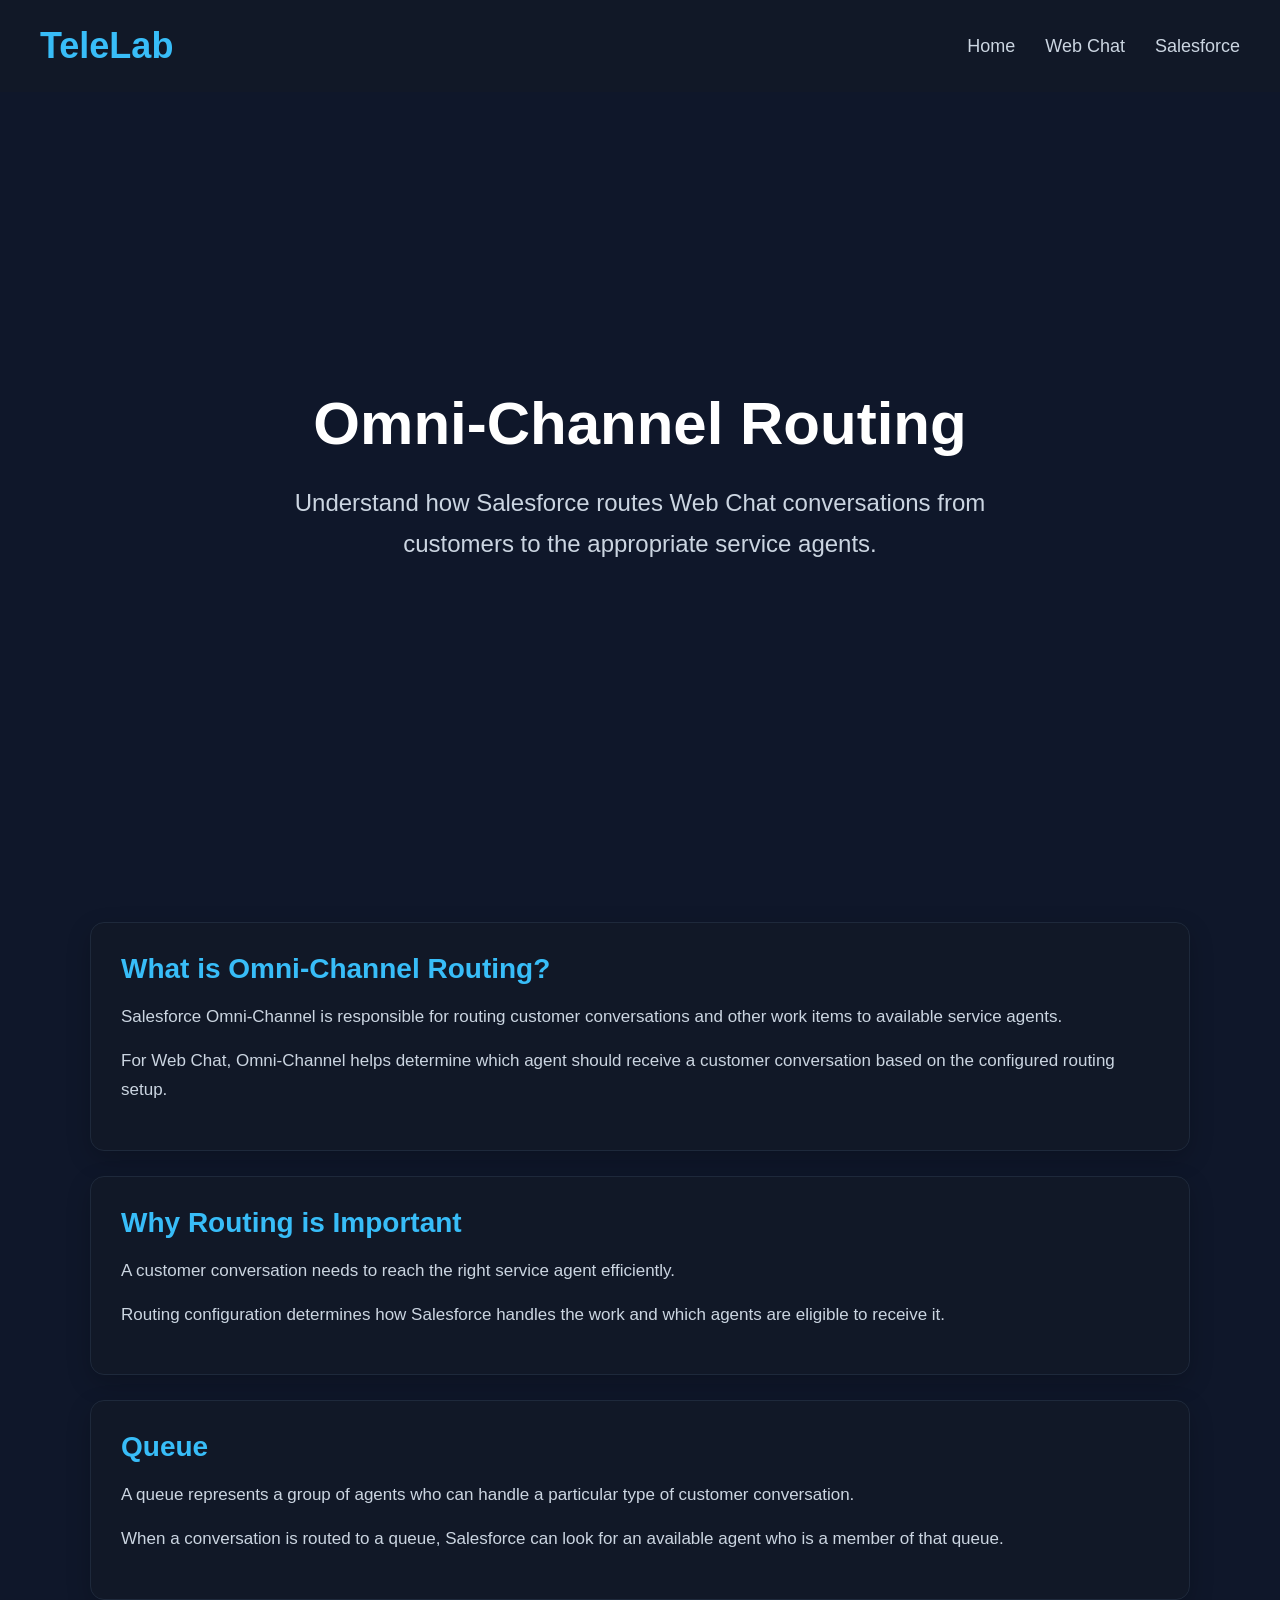
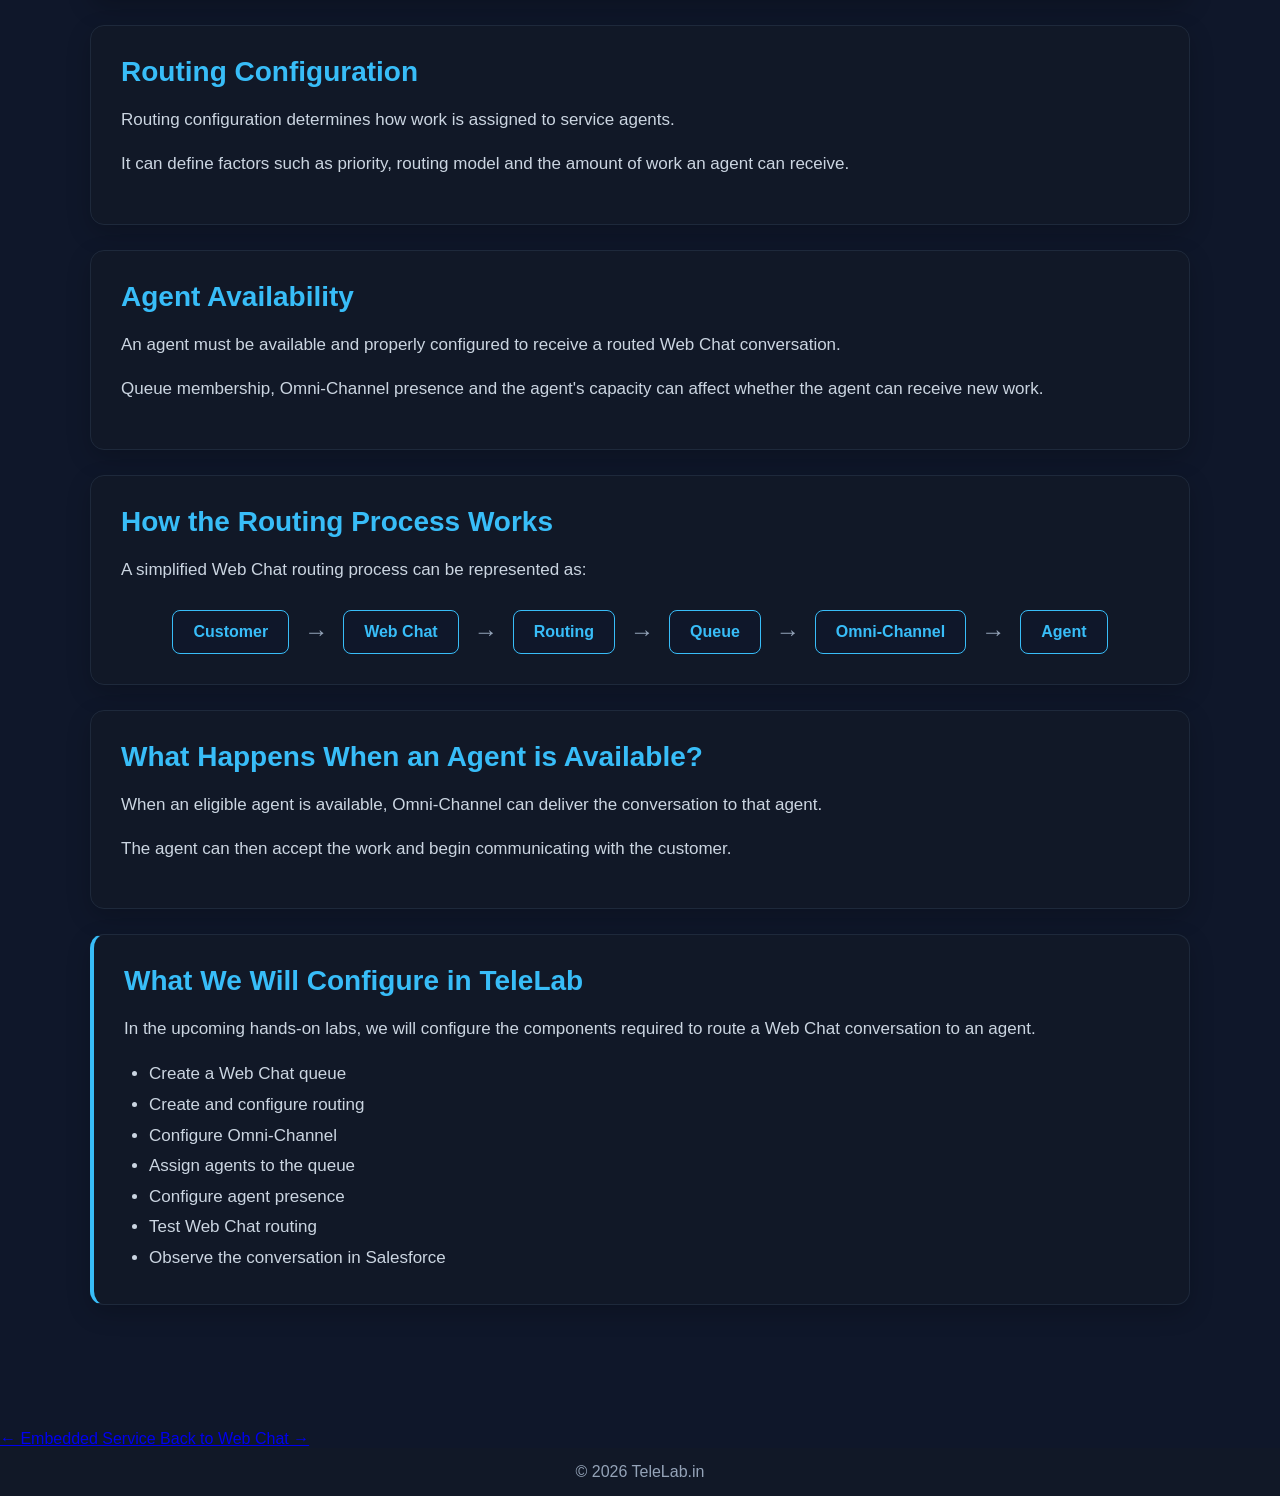
<file: salesforce/web-chat/routing/index.html>
<!DOCTYPE html>

<html lang="en">

<head>

    <meta charset="UTF-8">

    <meta name="viewport" content="width=device-width, initial-scale=1.0">

    <title>Omni-Channel Routing - TeleLab</title>

    <link rel="stylesheet" href="../../../css/style.css">

</head>


<body>


<!-- ==========================
     Navigation
========================== -->

<nav>

    <div class="logo">

        <a href="../../../index.html">
            TeleLab
        </a>

    </div>


    <div class="nav-links">

        <a href="../../../index.html">
            Home
        </a>

        <a href="../../index.html">
            Web Chat
        </a>

        <a href="../../../salesforce/index.html">
            Salesforce
        </a>

    </div>

</nav>



<!-- ==========================
     Page Header
========================== -->

<section class="hero">

    <h1>Omni-Channel Routing</h1>

    <p>
        Understand how Salesforce routes Web Chat conversations
        from customers to the appropriate service agents.
    </p>

</section>



<!-- ==========================
     Main Content
========================== -->

<section class="content">


    <div class="content-card">

        <h2>What is Omni-Channel Routing?</h2>

        <p>
            Salesforce Omni-Channel is responsible for routing
            customer conversations and other work items to
            available service agents.
        </p>

        <p>
            For Web Chat, Omni-Channel helps determine which
            agent should receive a customer conversation based
            on the configured routing setup.
        </p>

    </div>



    <div class="content-card">

        <h2>Why Routing is Important</h2>

        <p>
            A customer conversation needs to reach the right
            service agent efficiently.
        </p>

        <p>
            Routing configuration determines how Salesforce
            handles the work and which agents are eligible
            to receive it.
        </p>

    </div>



    <div class="content-card">

        <h2>Queue</h2>

        <p>
            A queue represents a group of agents who can handle
            a particular type of customer conversation.
        </p>

        <p>
            When a conversation is routed to a queue, Salesforce
            can look for an available agent who is a member of
            that queue.
        </p>

    </div>



    <div class="content-card">

        <h2>Routing Configuration</h2>

        <p>
            Routing configuration determines how work is
            assigned to service agents.
        </p>

        <p>
            It can define factors such as priority, routing
            model and the amount of work an agent can receive.
        </p>

    </div>



    <div class="content-card">

        <h2>Agent Availability</h2>

        <p>
            An agent must be available and properly configured
            to receive a routed Web Chat conversation.
        </p>

        <p>
            Queue membership, Omni-Channel presence and the
            agent's capacity can affect whether the agent
            can receive new work.
        </p>

    </div>



    <div class="content-card">

        <h2>How the Routing Process Works</h2>

        <p>
            A simplified Web Chat routing process can be
            represented as:
        </p>


        <div class="flow">

            <div>Customer</div>

            <span>→</span>

            <div>Web Chat</div>

            <span>→</span>

            <div>Routing</div>

            <span>→</span>

            <div>Queue</div>

            <span>→</span>

            <div>Omni-Channel</div>

            <span>→</span>

            <div>Agent</div>

        </div>

    </div>



    <div class="content-card">

        <h2>What Happens When an Agent is Available?</h2>

        <p>
            When an eligible agent is available, Omni-Channel
            can deliver the conversation to that agent.
        </p>

        <p>
            The agent can then accept the work and begin
            communicating with the customer.
        </p>

    </div>



    <div class="content-card highlight">

        <h2>What We Will Configure in TeleLab</h2>

        <p>
            In the upcoming hands-on labs, we will configure
            the components required to route a Web Chat
            conversation to an agent.
        </p>

        <ul>

            <li>Create a Web Chat queue</li>

            <li>Create and configure routing</li>

            <li>Configure Omni-Channel</li>

            <li>Assign agents to the queue</li>

            <li>Configure agent presence</li>

            <li>Test Web Chat routing</li>

            <li>Observe the conversation in Salesforce</li>

        </ul>

    </div>


</section>



<!-- ==========================
     Page Navigation
========================== -->

<section class="page-navigation">

    <a href="../embedded-service/">
        ← Embedded Service
    </a>

    <a href="../">
        Back to Web Chat →
    </a>

</section>



<!-- ==========================
     Footer
========================== -->

<footer>

    © 2026 TeleLab.in

</footer>


</body>

</html>
</file>
<file: css/style.css>
/* ==========================
   Global
========================== */

*{
    margin:0;
    padding:0;
    box-sizing:border-box;
}

body{

    font-family:Arial, Helvetica, sans-serif;

    background:#0f172a;

    color:white;

}

/* ==========================
   Navigation
========================== */

nav{

    display:flex;

    justify-content:space-between;

    align-items:center;

    padding:25px 40px;

    background:#111827;

}

.logo{

    font-size:36px;

    font-weight:bold;

    color:#38bdf8;

}

/* ==========================
   Hero Section
========================== */

.hero{

    height:calc(100vh - 130px);

    display:flex;

    flex-direction:column;

    justify-content:center;

    align-items:center;

    text-align:center;

    padding:20px;

}

.hero h1{

    font-size:60px;

    margin-bottom:25px;

}

.hero p{

    width:800px;

    max-width:90%;

    font-size:24px;

    line-height:1.7;

    color:#cbd5e1;

}

/* ==========================
   Button
========================== */

#chatButton{

    margin-top:45px;

    padding:18px 45px;

    font-size:22px;

    border:none;

    border-radius:12px;

    cursor:pointer;

    background:#38bdf8;

    color:white;

    transition:.3s;

}

#chatButton:hover{

    background:#0284c7;

    transform:scale(1.05);

}

/* ==========================
   Footer
========================== */

footer{

    width:100%;

    text-align:center;

    padding:15px;

    background:#111827;

    color:#94a3b8;

}

/* ==========================
   Chat Window
========================== */

#chatWindow{

    display:none;

    position:fixed;

    bottom:20px;

    right:20px;

    width:380px;

    height:550px;

    background:white;

    color:black;

    border-radius:15px;

    overflow:hidden;

    box-shadow:0 0 25px rgba(0,0,0,.35);

    display:flex;

    flex-direction:column;

}
/* Header */

.chatHeader{

    background:#38bdf8;

    color:white;

    padding:18px;

    display:flex;

    justify-content:space-between;

    align-items:center;

    font-size:18px;

    font-weight:bold;

    flex-shrink:0;
}

/* Close Button */

#closeChat{

    background:none;

    border:none;

    color:white;

    font-size:22px;

    cursor:pointer;

}

/* Body */

.chatBody{

    flex:1;

    min-height:0;

    padding:20px;

    overflow-y:auto;

    overflow-x:hidden;

}

/* Footer */

.chatFooter{

    display:flex;

    align-items:center;

    gap:8px;

    padding:12px;

    border-top:1px solid #ddd;

    background:white;

    flex-shrink:0;
}

/* Input */

.chatFooter input{

    flex:1;

    padding:10px;

    border:1px solid #ccc;

    border-radius:5px;

}

/* Button */

.chatFooter button{

    padding:10px 18px;

    border:none;

    background:#38bdf8;

    color:white;

    border-radius:5px;

    cursor:pointer;

}

/* Messages */

.message{

    padding:12px;

    border-radius:10px;

    margin-bottom:15px;

    max-width:80%;

}

.bot{

    background:#e2e8f0;

}

.user{

    background:#38bdf8;

    color:white;

    margin-left:auto;

}

/* ==========================
   Navigation Links
========================== */

.nav-links {
    display: flex;
    align-items: center;
    gap: 30px;
}

.nav-links a {
    color: #cbd5e1;
    text-decoration: none;
    font-size: 18px;
    transition: 0.3s;
}

.nav-links a:hover {
    color: #38bdf8;
}

.nav-links a.active {
    color: #38bdf8;
}


/* Make TeleLab logo link look like the logo */

.logo a {
    color: #38bdf8;
    text-decoration: none;
}


/* ==========================
   Salesforce Hero
========================== */

.salesforce-hero {
    padding: 80px 20px 50px;
    text-align: center;
}

.salesforce-hero h1 {
    font-size: 52px;
    margin-bottom: 20px;
}

.salesforce-hero p {
    max-width: 850px;
    margin: 0 auto;
    font-size: 21px;
    line-height: 1.7;
    color: #cbd5e1;
}


/* ==========================
   Salesforce Lab Cards
========================== */

.labs {
    max-width: 1200px;
    margin: 20px auto 100px;
    padding: 20px;

    display: grid;
    grid-template-columns: repeat(3, 1fr);
    gap: 25px;
}

.lab-card {
    background: #111827;

    border: 1px solid #1e293b;

    border-radius: 14px;

    padding: 30px;

    min-height: 230px;

    display: flex;
    flex-direction: column;

    transition: 0.3s;
}

.lab-card:hover {
    transform: translateY(-6px);

    border-color: #38bdf8;

    box-shadow: 0 10px 30px rgba(0, 0, 0, 0.25);
}

.lab-card h2 {
    font-size: 24px;

    margin-bottom: 15px;

    color: #38bdf8;
}

.lab-card p {
    color: #cbd5e1;

    font-size: 16px;

    line-height: 1.6;

    flex: 1;
}

.lab-card a {
    display: inline-block;

    margin-top: 20px;

    color: #38bdf8;

    text-decoration: none;

    font-weight: bold;
}

.lab-card a:hover {
    color: #7dd3fc;
}


/* ==========================
   Mobile
========================== */

@media (max-width: 900px) {

    .labs {
        grid-template-columns: repeat(2, 1fr);
    }

}

@media (max-width: 600px) {

    nav {
        padding: 20px;
    }

    .nav-links {
        gap: 15px;
    }

    .nav-links a {
        font-size: 15px;
    }

    .salesforce-hero h1 {
        font-size: 36px;
    }

    .salesforce-hero p {
        font-size: 18px;
    }

    .labs {
        grid-template-columns: 1fr;

        margin-bottom: 80px;
    }

}

/* ==========================
   Cards Section
========================== */

.cards {

    width: 1100px;
    max-width: 90%;

    margin: 0 auto 80px;

    display: grid;

    grid-template-columns: repeat(3, 1fr);

    gap: 24px;

}


/* ==========================
   Card
========================== */

.card {

    padding: 30px;

    background: #111827;

    border: 1px solid #1e293b;

    border-radius: 12px;

    min-height: 230px;

    display: flex;

    flex-direction: column;

    transition: .3s;

}


.card:hover {

    transform: translateY(-5px);

    border-color: #38bdf8;

}


/* Card Heading */

.card h2 {

    font-size: 24px;

    margin-bottom: 18px;

    color: #38bdf8;

}


/* Card Description */

.card p {

    font-size: 16px;

    line-height: 1.6;

    color: #cbd5e1;

    margin-bottom: 25px;

}


/* Card Link */

.card a {

    margin-top: auto;

    color: #38bdf8;

    text-decoration: none;

    font-weight: bold;

}


.card a:hover {

    text-decoration: underline;

}


/* ==========================
   Mobile
========================== */

@media (max-width: 900px) {

    .cards {

        grid-template-columns: 1fr;

    }

}

/* ==========================
   Fundamentals Content
========================== */

.content-section {

    max-width: 1000px;

    margin: 80px auto;

    padding: 40px;

}

.content-section h2 {

    font-size: 36px;

    margin-bottom: 25px;

    color: #38bdf8;

}

.content-section p {

    font-size: 19px;

    line-height: 1.7;

    color: #cbd5e1;

    margin-bottom: 20px;

}

.info-box {

    margin-top: 35px;

    padding: 30px;

    background: #111827;

    border: 1px solid #1e293b;

    border-radius: 12px;

}

.info-box h3 {

    font-size: 25px;

    color: #38bdf8;

    margin-bottom: 20px;

}

.info-box ol {

    padding-left: 25px;

}

.info-box li {

    font-size: 18px;

    color: #cbd5e1;

    margin-bottom: 12px;

}

/* ==========================
   Web Chat Fundamentals
   Content
========================== */

.content {
    width: 1100px;
    max-width: 90%;
    margin: 0 auto;
    padding: 60px 0 100px;
}

.content-card {
    background: #111827;
    border: 1px solid #1e293b;
    border-radius: 14px;
    padding: 30px;
    margin-bottom: 25px;
    box-shadow: 0 8px 25px rgba(0, 0, 0, 0.20);
}

.content-card h2 {
    color: #38bdf8;
    font-size: 28px;
    margin-bottom: 18px;
}

.content-card p {
    color: #cbd5e1;
    font-size: 17px;
    line-height: 1.7;
    margin-bottom: 15px;
}

.content-card ul {
    margin-top: 15px;
    padding-left: 25px;
}

.content-card li {
    color: #cbd5e1;
    font-size: 17px;
    line-height: 1.8;
}

/* ==========================
   Customer Journey Flow
========================== */

.flow {
    display: flex;
    align-items: center;
    justify-content: center;
    gap: 15px;
    margin-top: 25px;
    flex-wrap: wrap;
}

.flow div {
    background: #0f172a;
    border: 1px solid #38bdf8;
    color: #38bdf8;
    padding: 12px 20px;
    border-radius: 8px;
    font-weight: bold;
}

.flow span {
    color: #94a3b8;
    font-size: 24px;
}

/* ==========================
   Highlight Card
========================== */

.content-card.highlight {
    border-left: 4px solid #38bdf8;
}

/* ==========================
   Responsive Design
========================== */

@media (max-width: 768px) {

    .content {
        max-width: 92%;
        padding-top: 40px;
    }

    .content-card {
        padding: 22px;
    }

    .content-card h2 {
        font-size: 24px;
    }

    .content-card p,
    .content-card li {
        font-size: 16px;
    }

    .flow {
        flex-direction: column;
    }

    .flow span {
        transform: rotate(90deg);
    }

}
</file>
